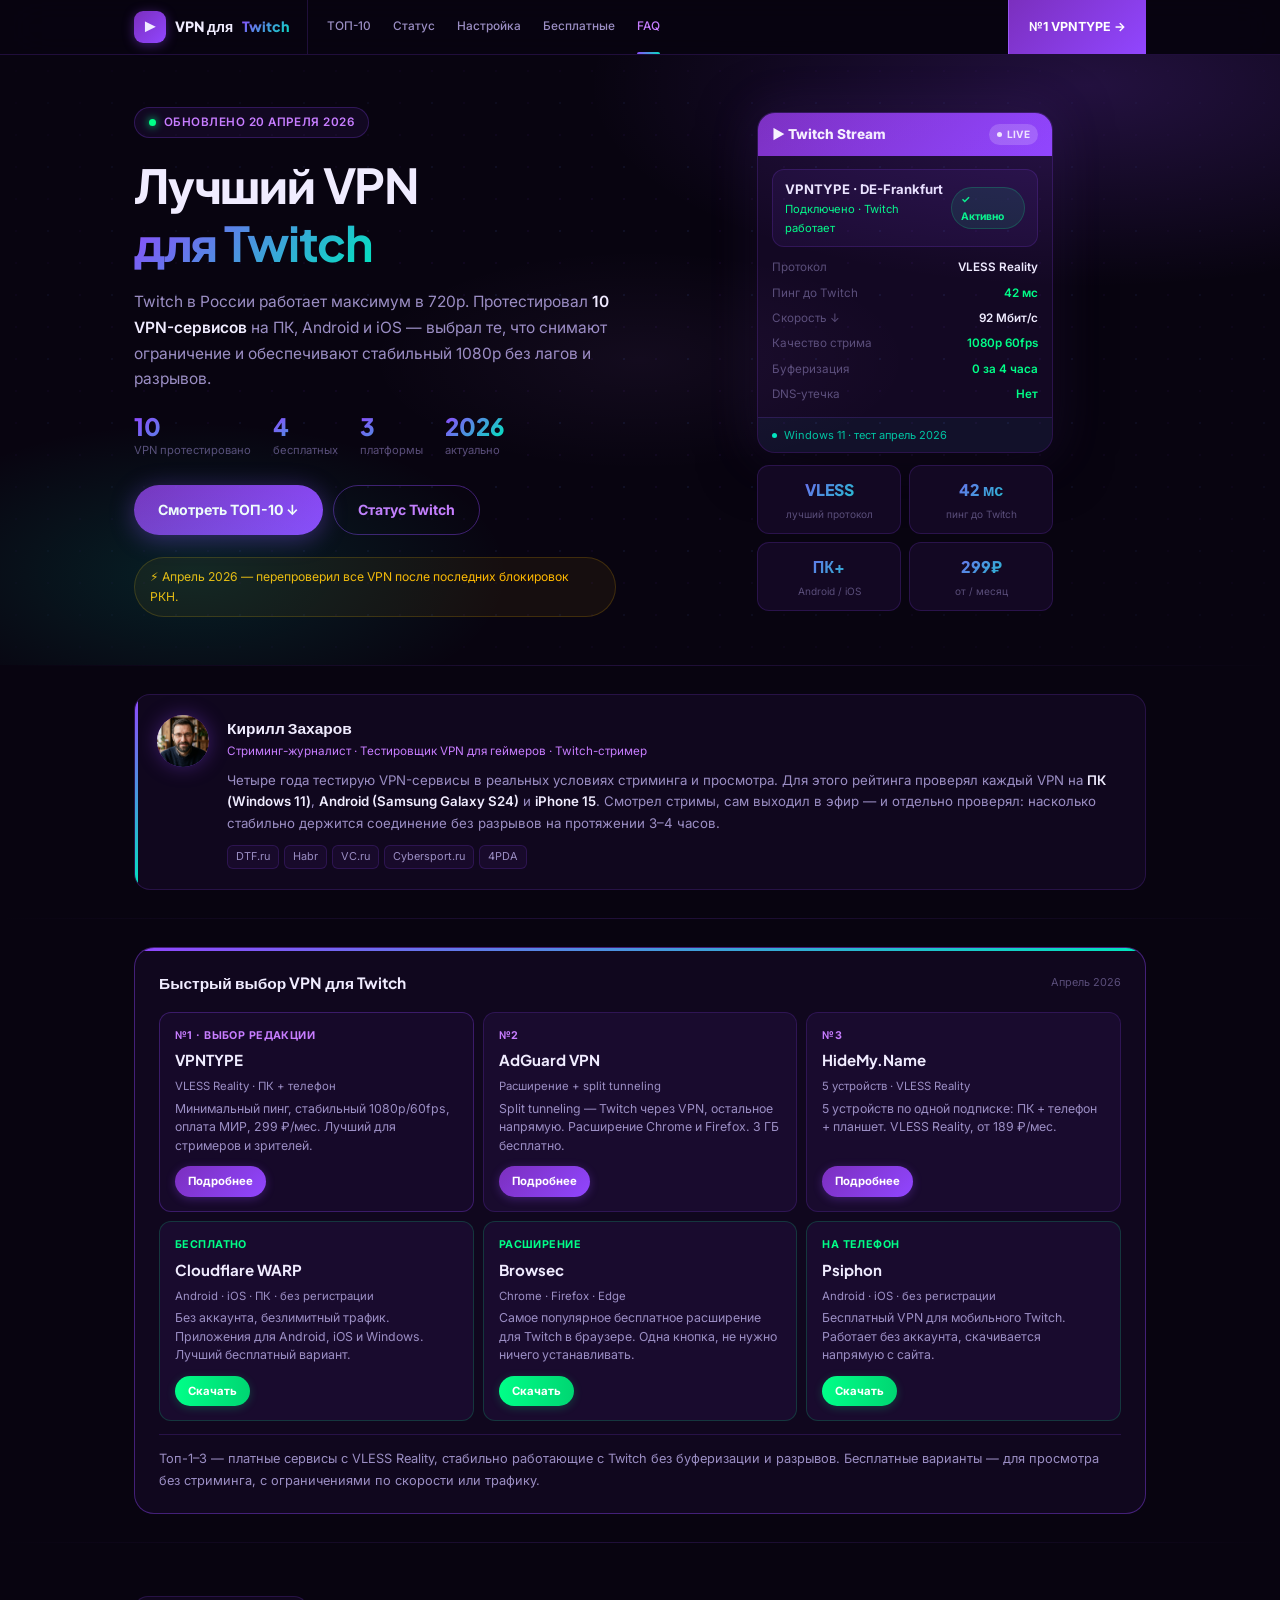
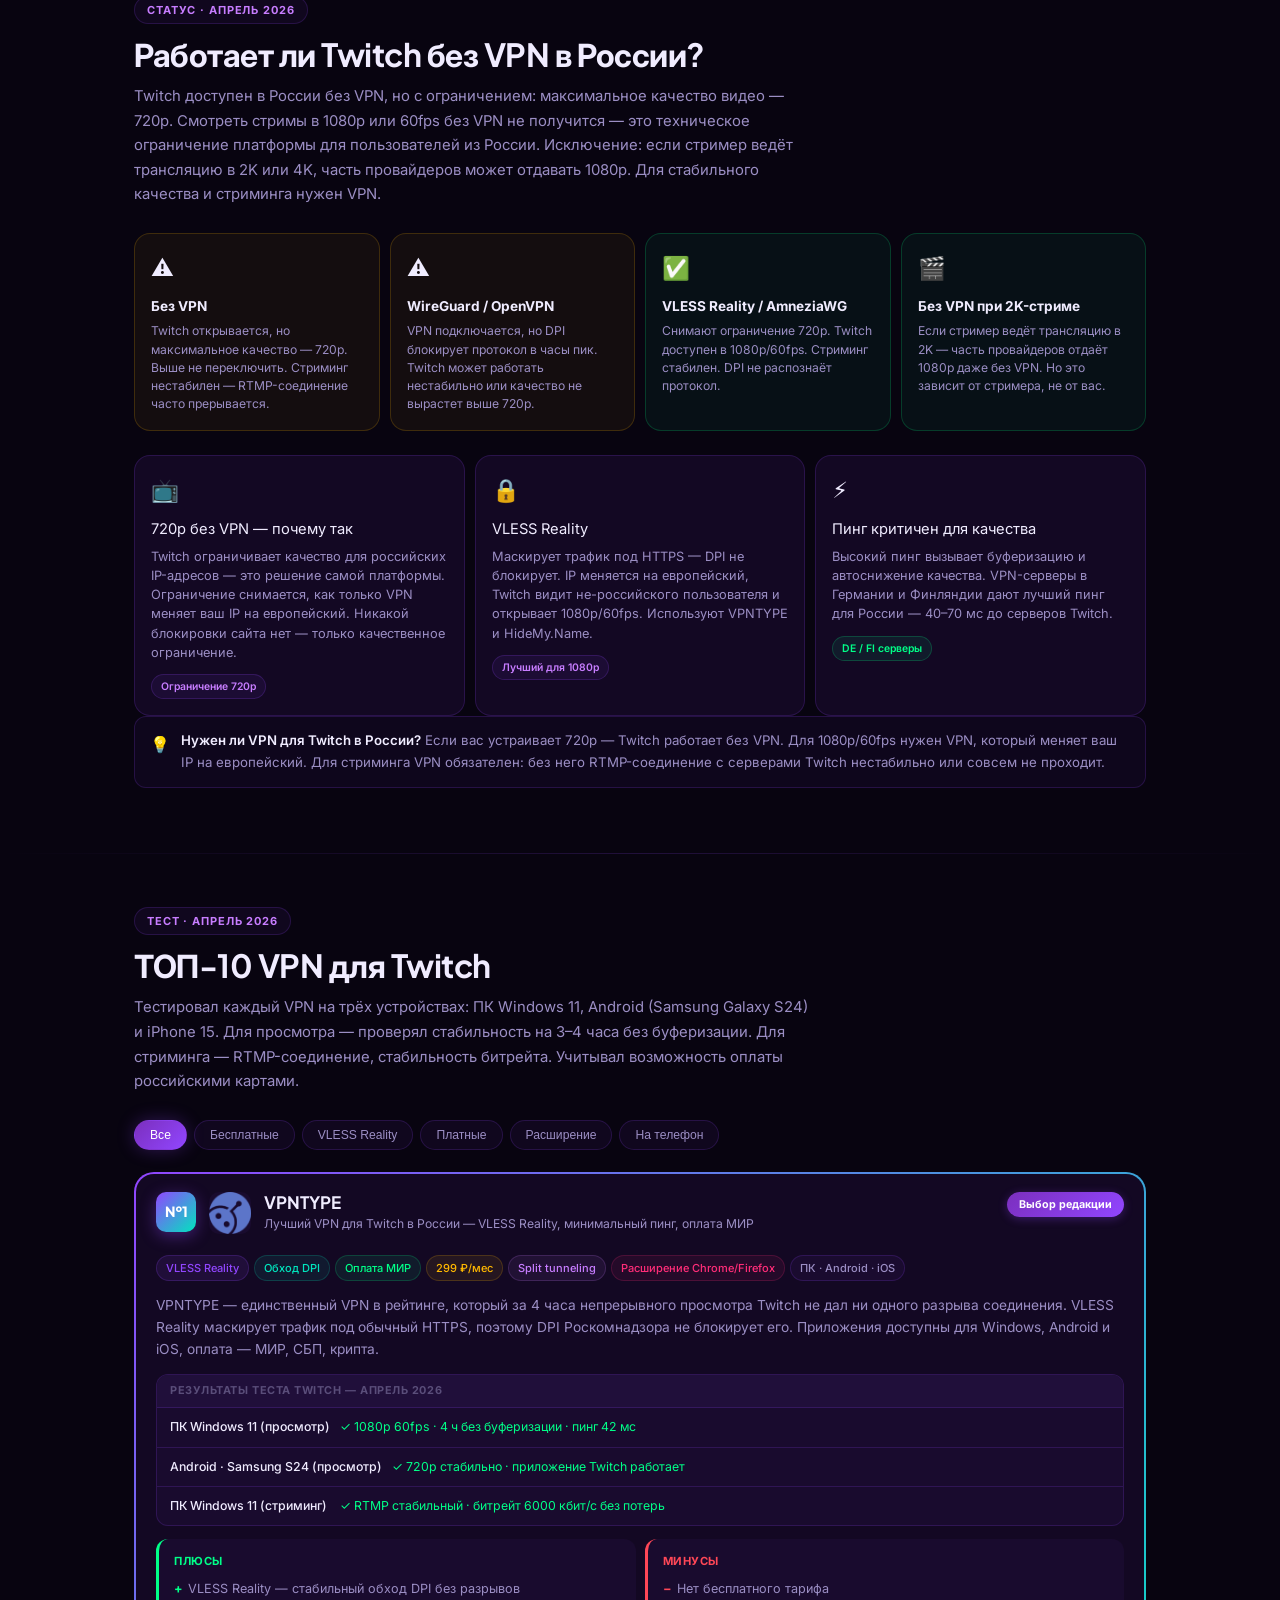
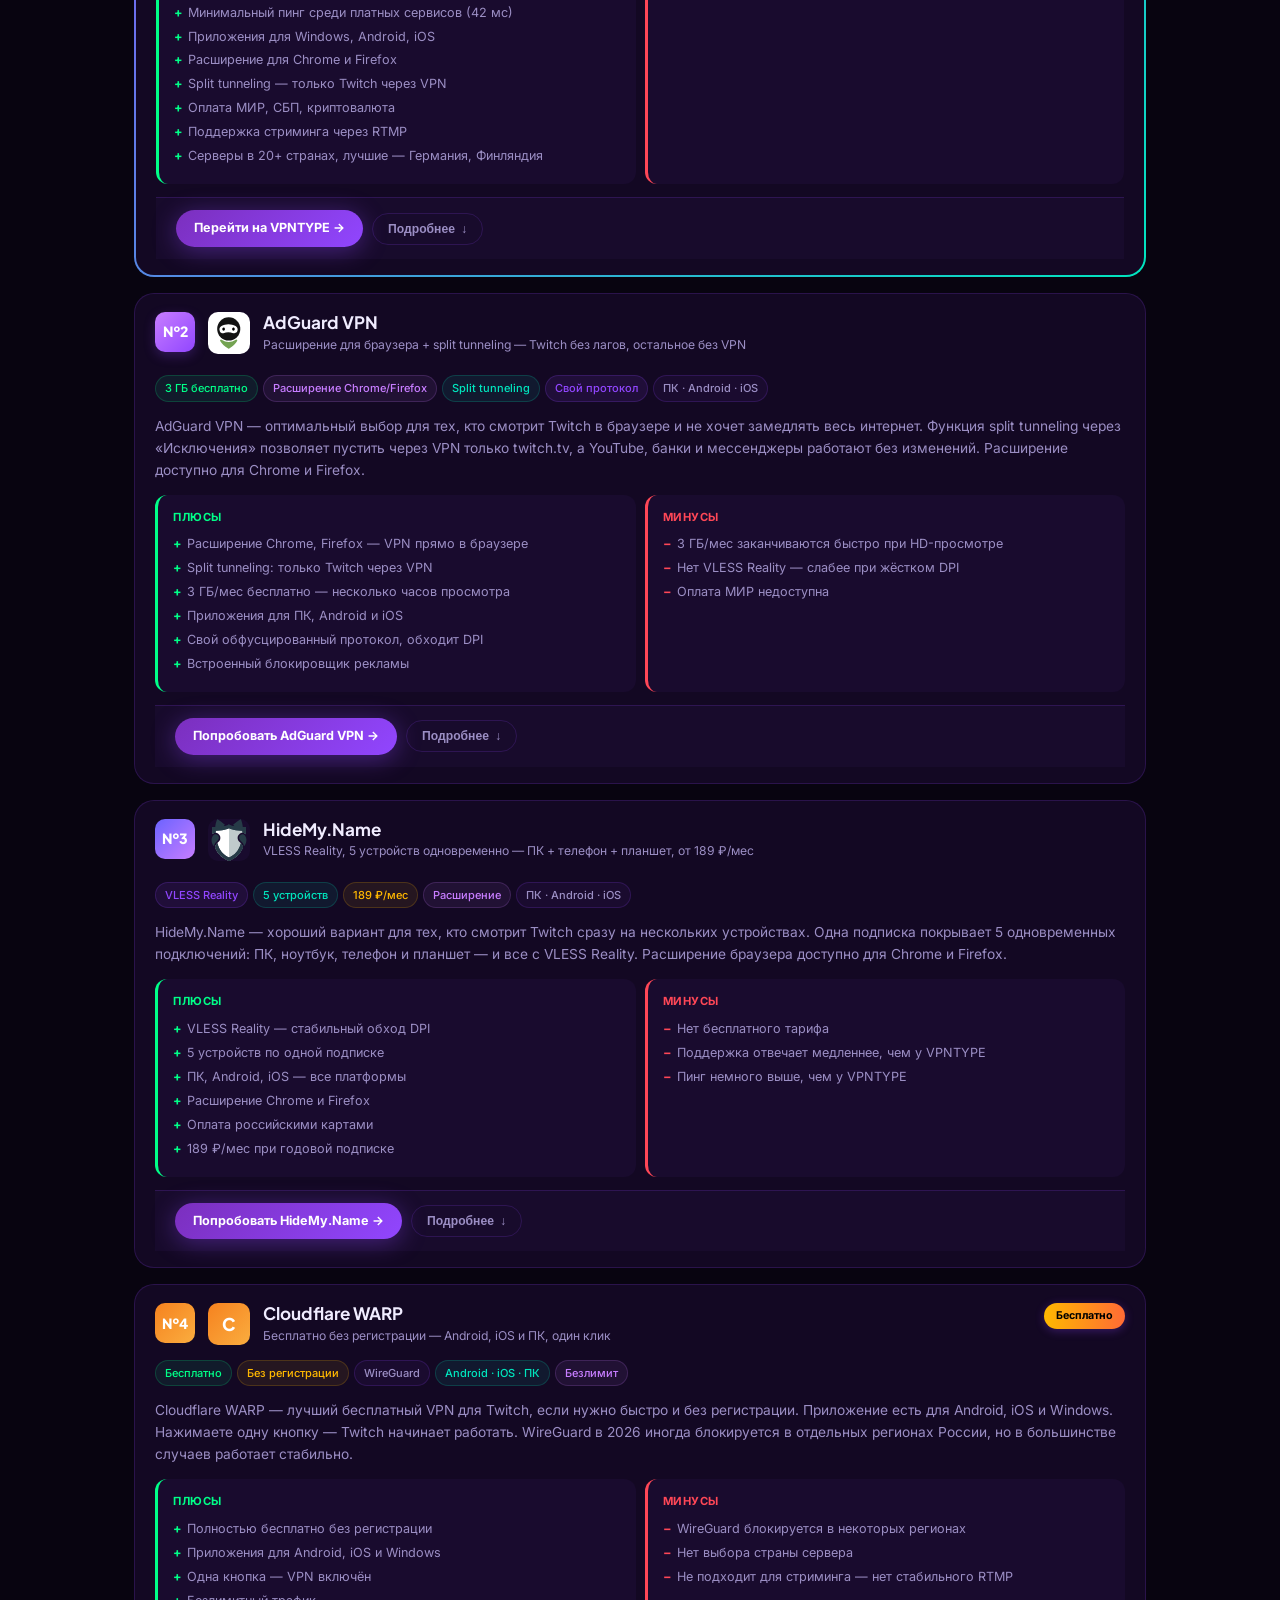
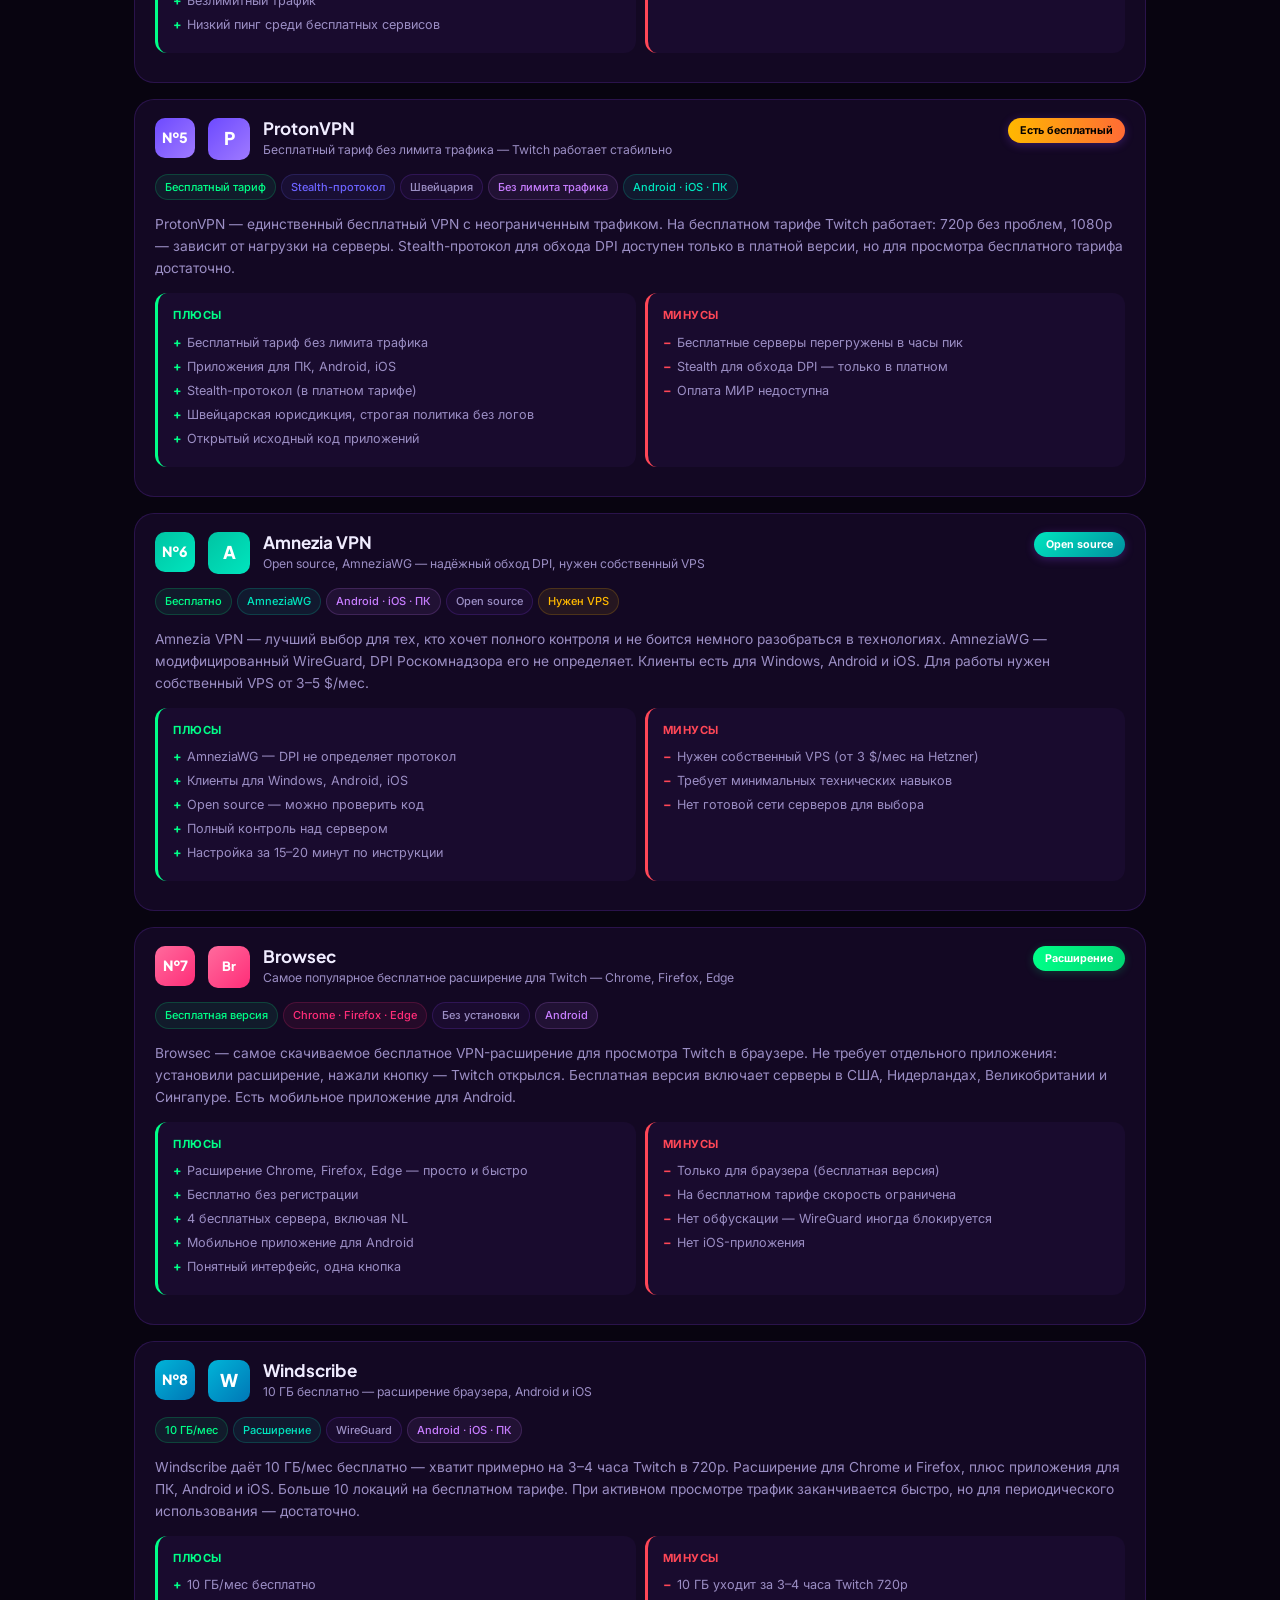
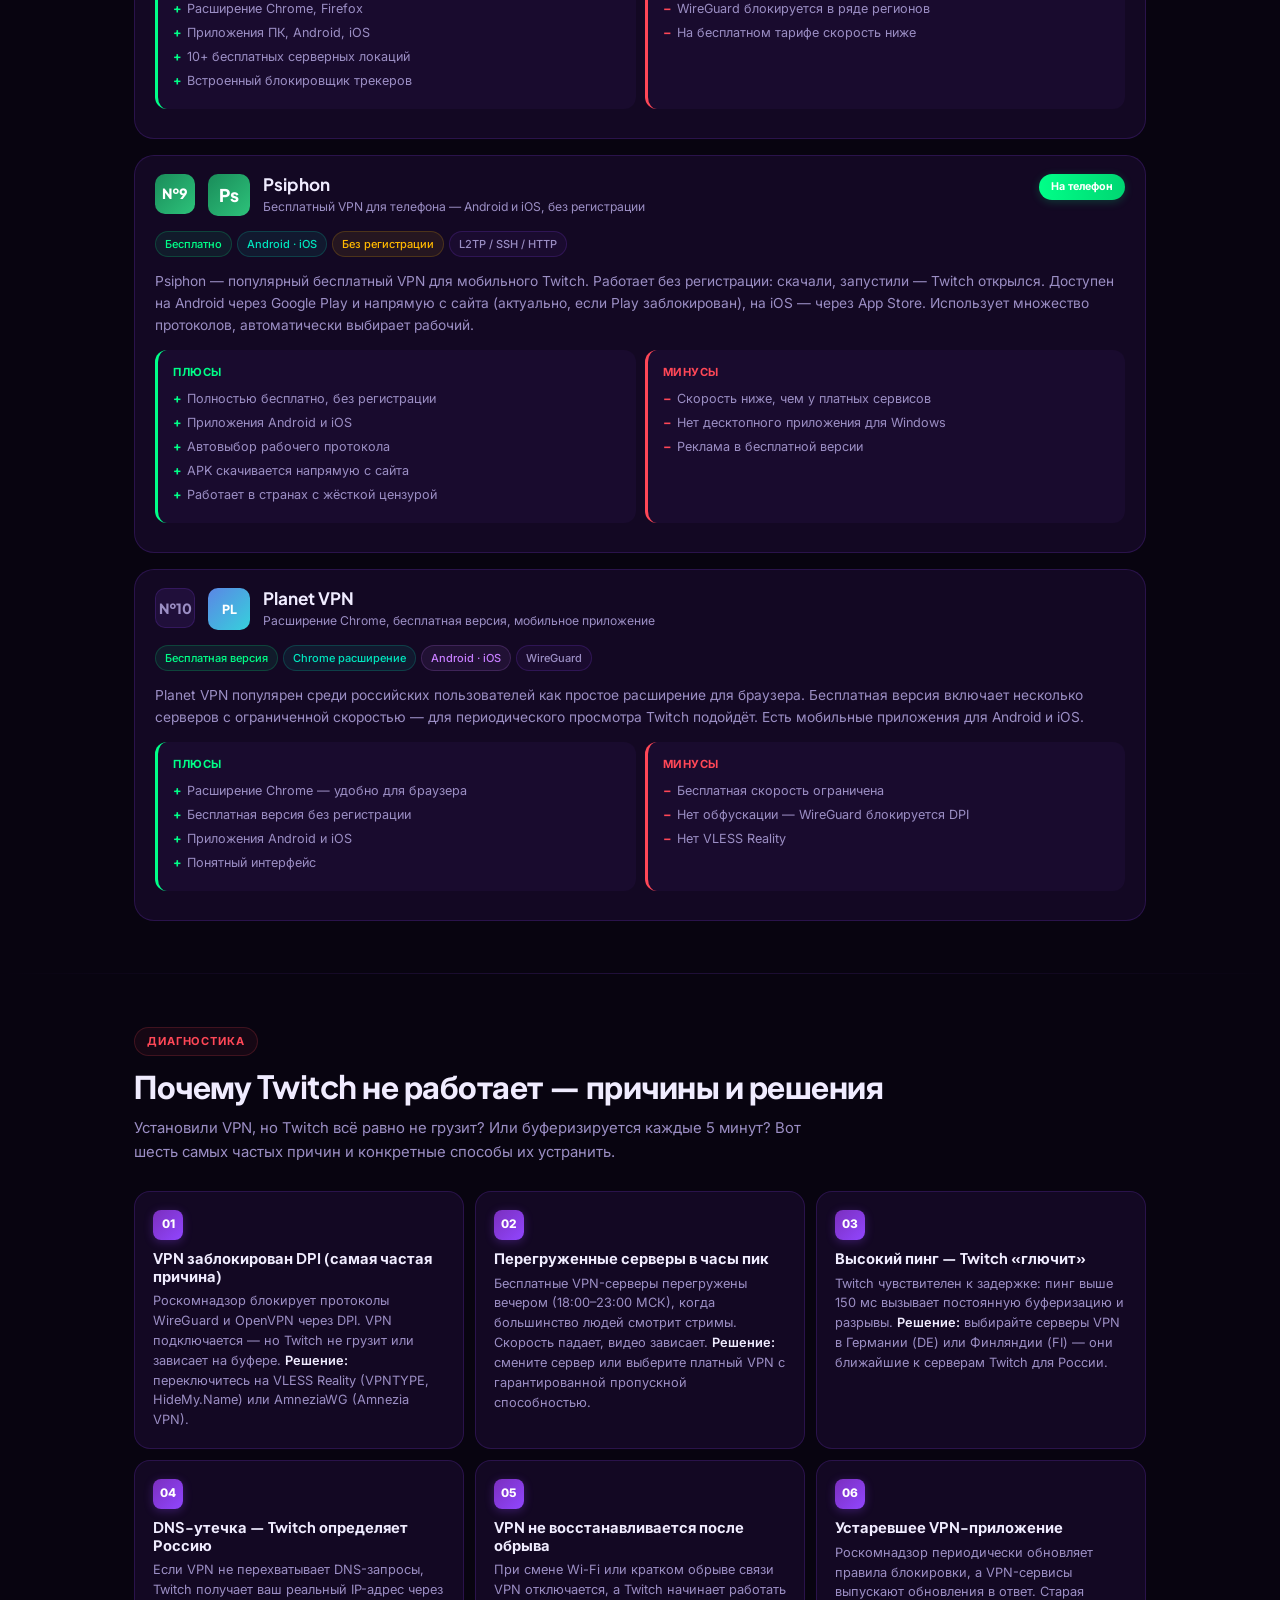
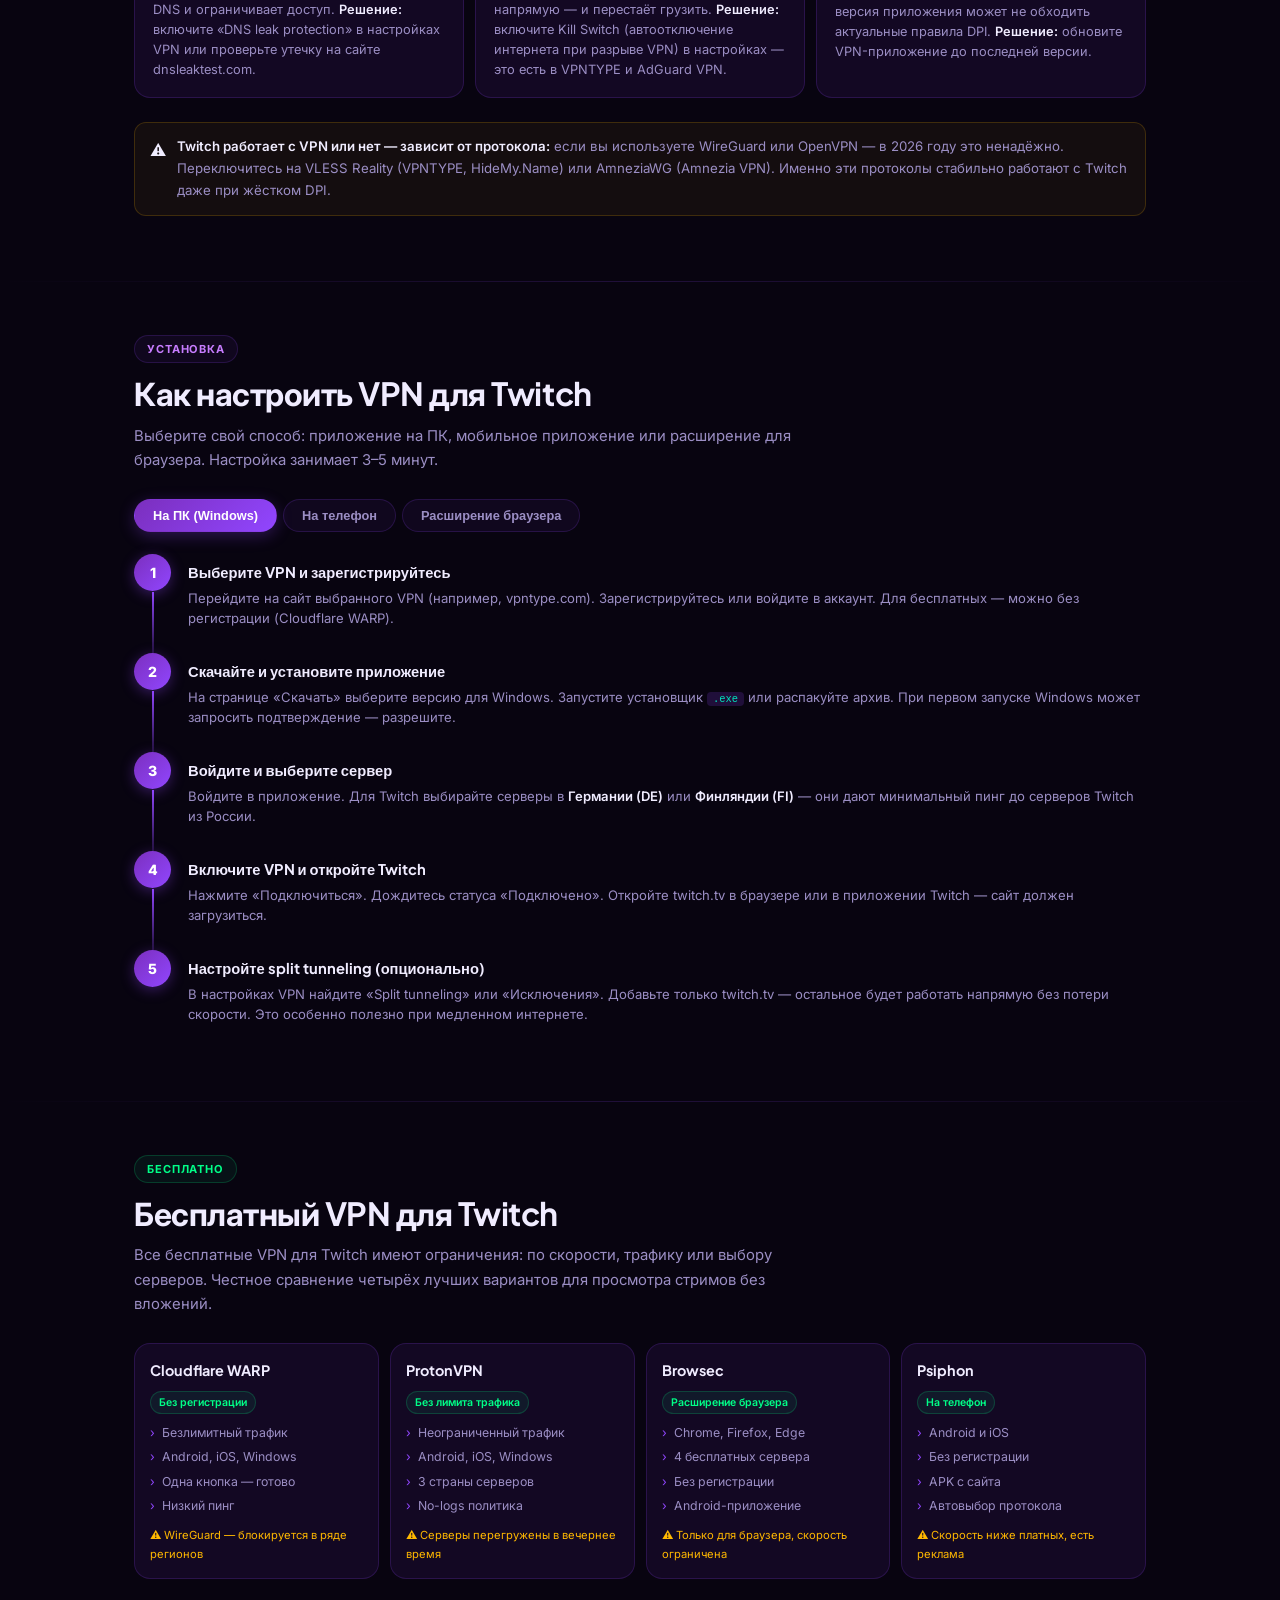
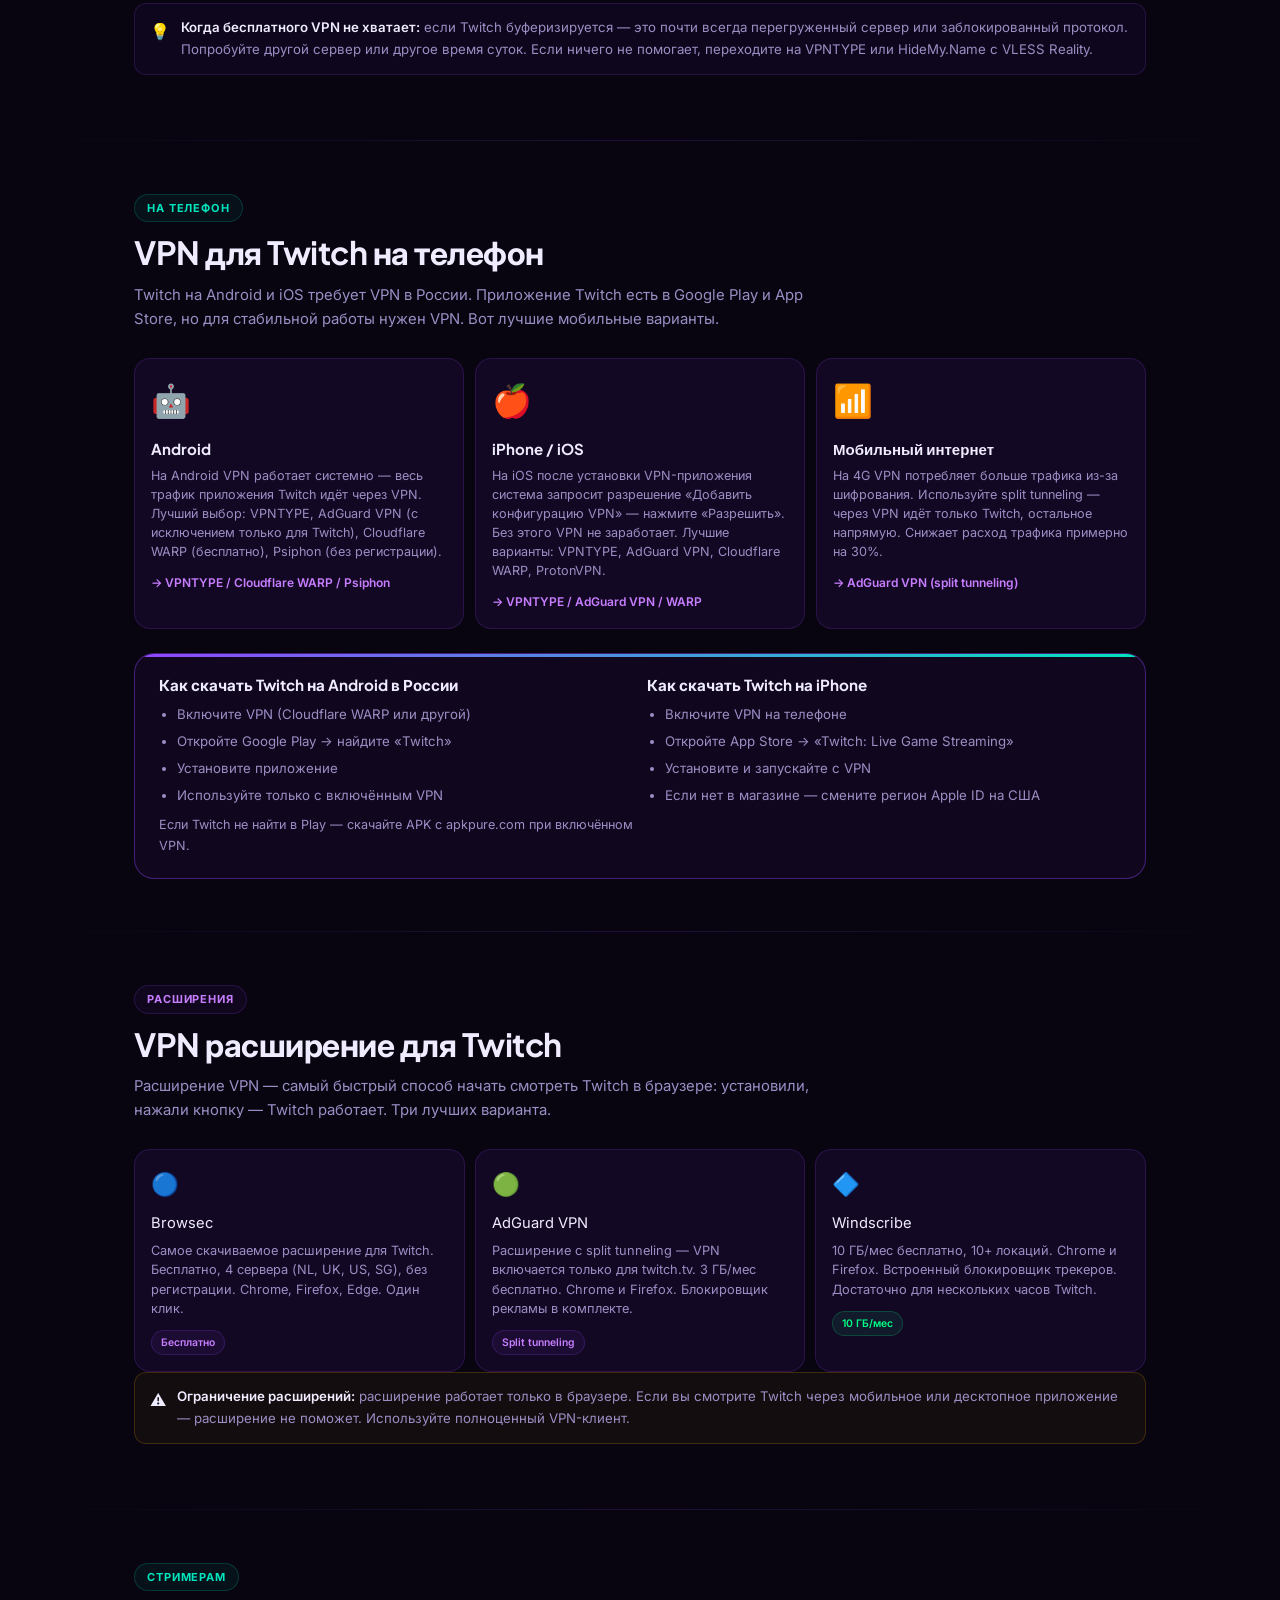
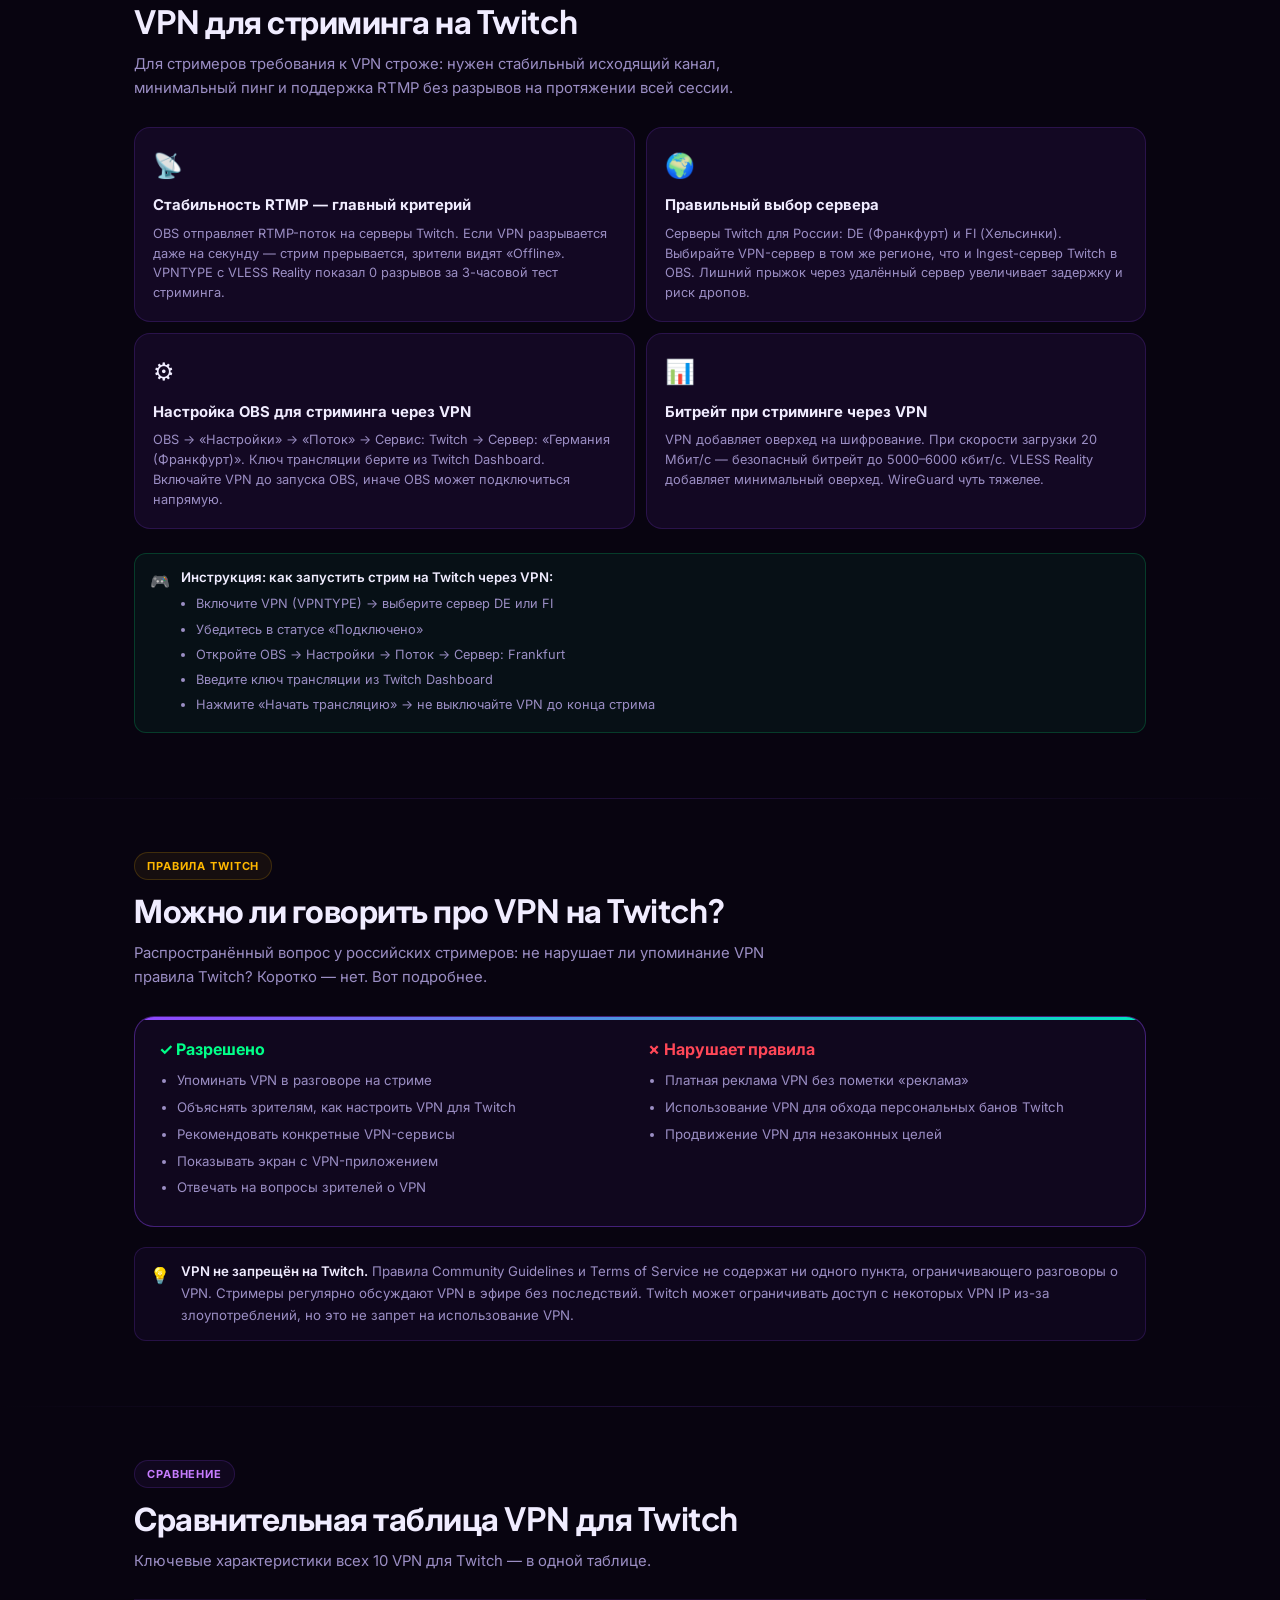
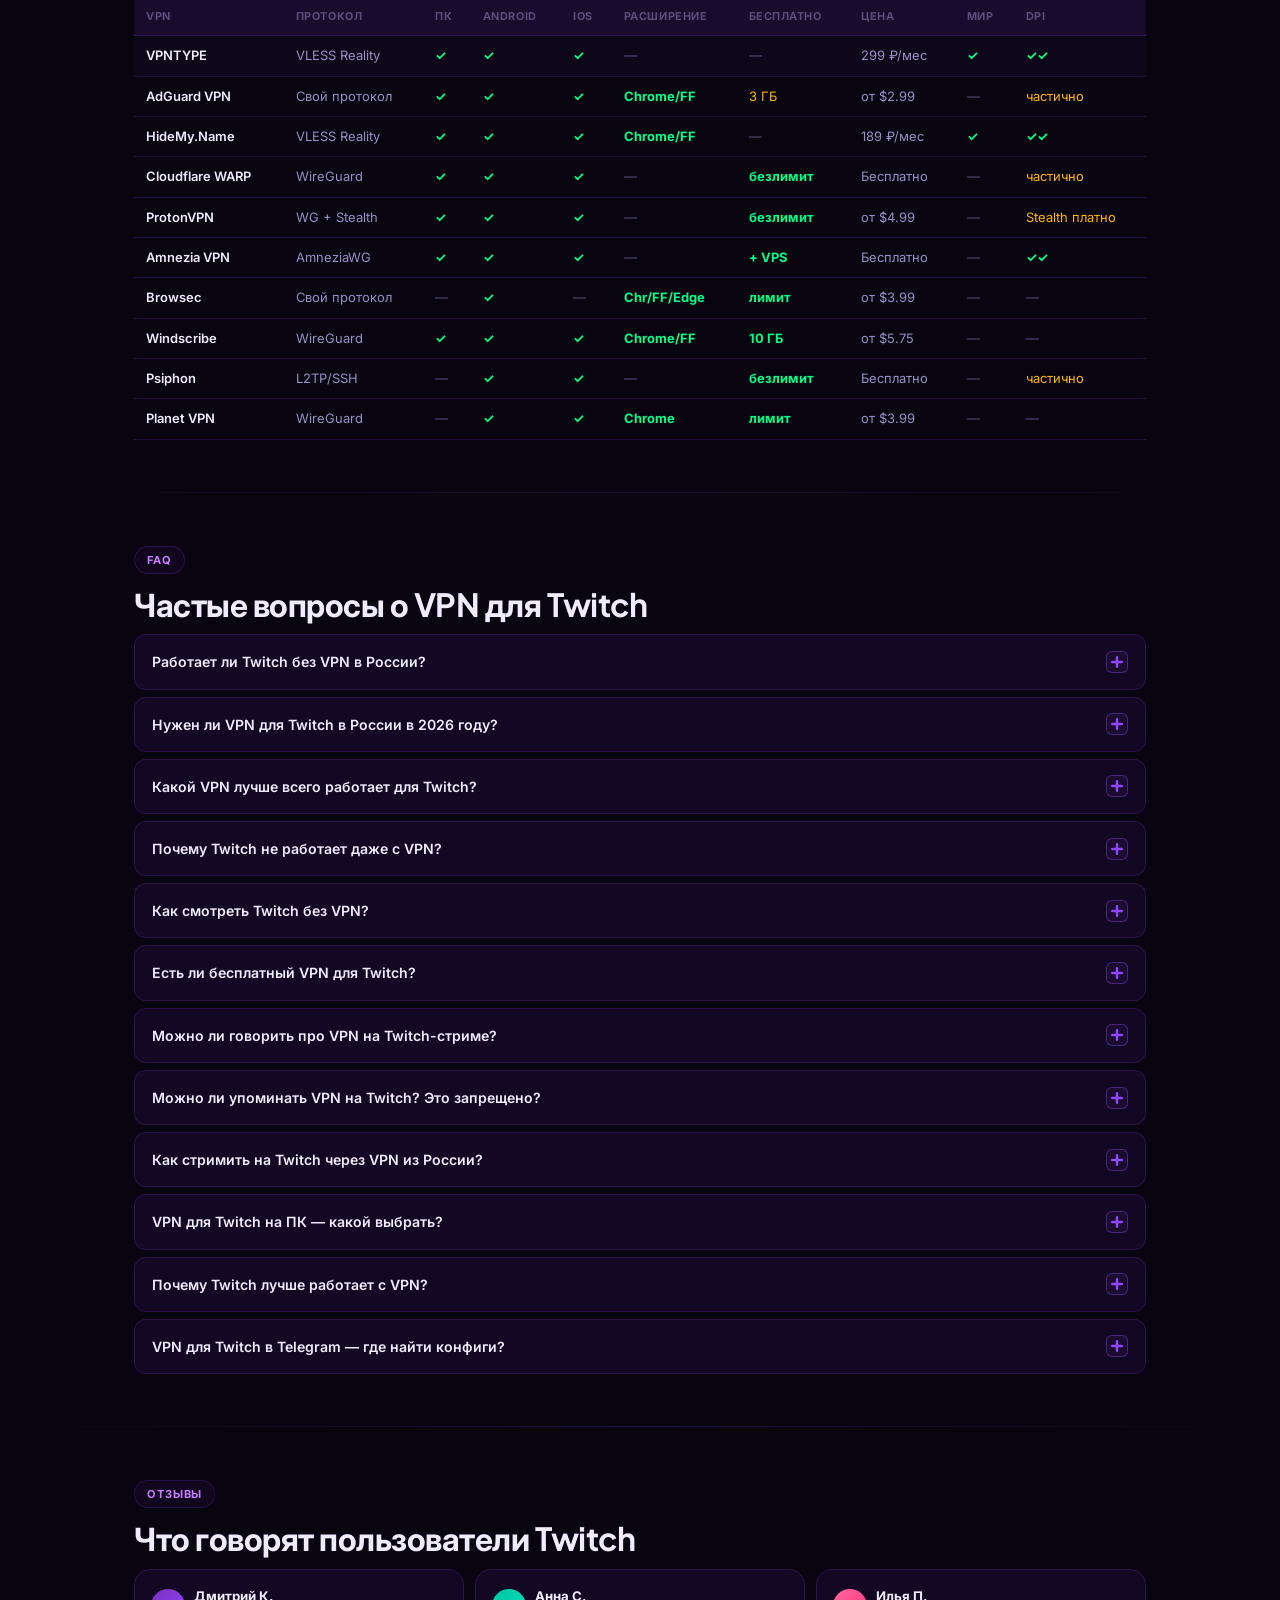
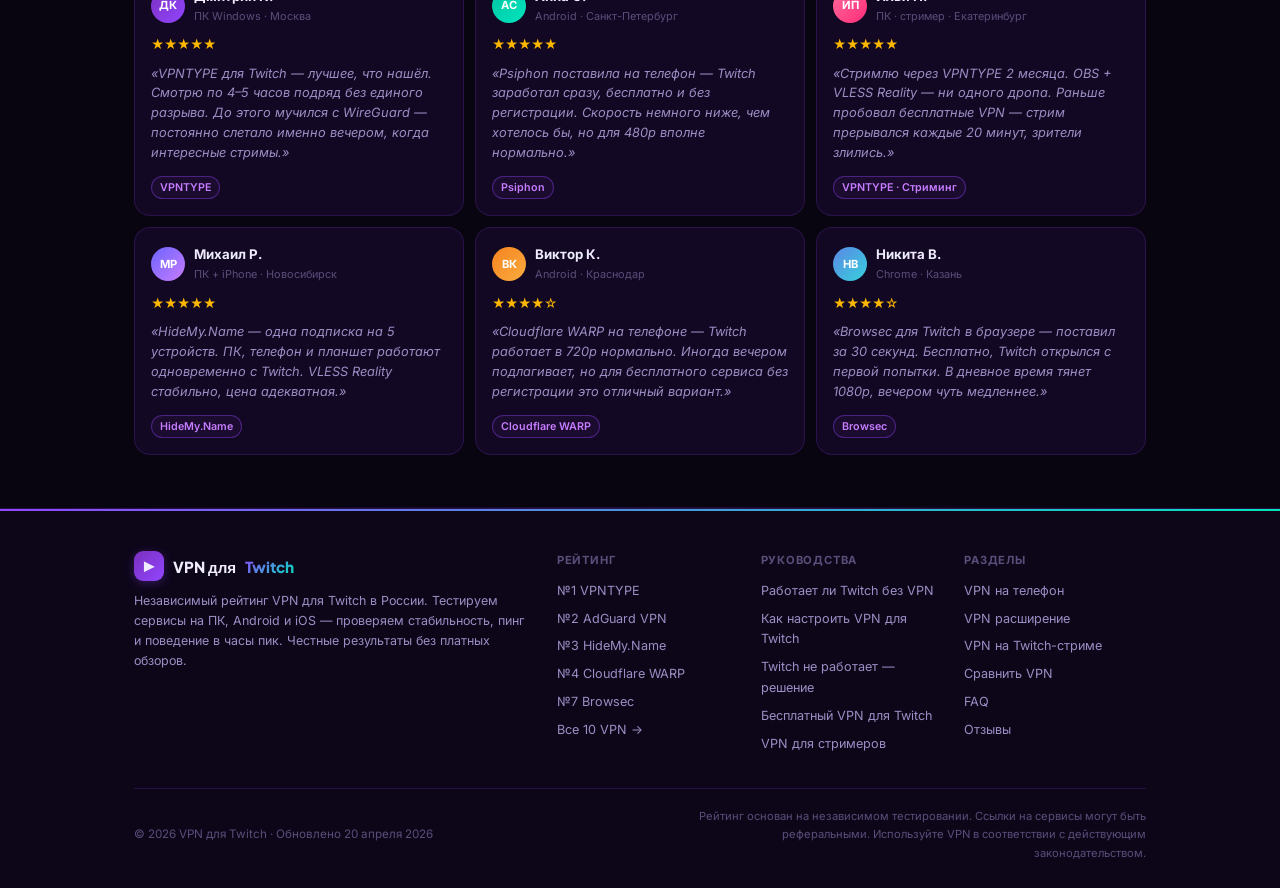
<file: index.html>
<!DOCTYPE html>
<html lang="ru">
<head>
<meta charset="UTF-8">
<meta name="viewport" content="width=device-width, initial-scale=1.0">
<title>Лучший VPN для Twitch 2026 — ТОП-10: бесплатные, на телефон, расширение</title>
<meta name="description" content="ТОП-10 VPN для Twitch в 2026 году: проверены на ПК, Android и iOS. Работает ли Twitch без VPN в России, бесплатные варианты, расширения для браузера, настройка за 5 минут.">
<meta name="keywords" content="впн для твича, лучший впн для твича, впн для твича бесплатно, впн для твича расширение, впн для твича на телефон, твич без впн, работает ли твич без впн">
<link rel="icon" type="image/svg+xml" href="favicon.svg">
<link rel="shortcut icon" href="favicon.svg">
<link rel="apple-touch-icon" href="favicon.svg">
<meta name="theme-color" content="#9146FF">
<link rel="stylesheet" href="styles.css">
<link rel="preconnect" href="https://fonts.googleapis.com">
<link rel="preconnect" href="https://fonts.gstatic.com" crossorigin>
<link href="https://fonts.googleapis.com/css2?family=Plus+Jakarta+Sans:wght@400;500;600;700;800&family=Inter:wght@400;500;600;700&display=swap" rel="stylesheet">

<meta property="og:title" content="Лучший VPN для Twitch 2026 — ТОП-10 рабочих сервисов">
<meta property="og:description" content="Нужен ли VPN для Twitch в России? Проверил 10 сервисов на ПК, Android и iOS. Бесплатные VPN, расширения, настройка. Апрель 2026.">
<meta property="og:type" content="article">
<meta property="og:locale" content="ru_RU">
<!-- Yandex.Metrika counter -->
<script type="text/javascript">
    (function(m,e,t,r,i,k,a){
        m[i]=m[i]||function(){(m[i].a=m[i].a||[]).push(arguments)};
        m[i].l=1*new Date();
        for (var j = 0; j < document.scripts.length; j++) {if (document.scripts[j].src === r) { return; }}
        k=e.createElement(t),a=e.getElementsByTagName(t)[0],k.async=1,k.src=r,a.parentNode.insertBefore(k,a)
    })(window, document,'script','https://mc.yandex.ru/metrika/tag.js?id=108696138', 'ym');

    ym(108696138, 'init', {ssr:true, webvisor:true, clickmap:true, ecommerce:"dataLayer", referrer: document.referrer, url: location.href, accurateTrackBounce:true, trackLinks:true});
</script>
<noscript><div><img src="https://mc.yandex.ru/watch/108696138" style="position:absolute; left:-9999px;" alt="" /></div></noscript>
<!-- /Yandex.Metrika counter -->
<script type="application/ld+json">
{
  "@context": "https://schema.org",
  "@type": "Article",
  "headline": "Лучший VPN для Twitch 2026 — ТОП-10: бесплатные, расширение, на телефон",
  "description": "Обзор 10 VPN для Twitch в России. Работает ли Twitch без VPN, почему не грузит, как настроить VPN на ПК, Android, iOS и через расширение браузера.",
  "datePublished": "2026-04-01",
  "dateModified": "2026-04-20",
  "author": {
    "@type": "Person",
    "name": "Кирилл Захаров",
    "jobTitle": "Стриминг-журналист, тестировщик VPN для геймеров",
    "description": "Четыре года тестирует VPN для стримеров и геймеров. Ведёт Twitch-канал, проверяет сервисы в реальных условиях — стриминг, просмотр VOD, мобильное приложение."
  },
  "publisher": { "@type": "Organization", "name": "VPN для Twitch · Рейтинг 2026" },
  "inLanguage": "ru"
}
</script>

<script type="application/ld+json">
{
  "@context": "https://schema.org",
  "@type": "ItemList",
  "name": "ТОП-10 VPN для Twitch 2026",
  "numberOfItems": 10,
  "itemListElement": [
    { "@type": "ListItem", "position": 1,  "name": "VPNTYPE",         "description": "Лучший VPN для Twitch: VLESS Reality, минимальный пинг, оплата МИР, 299 ₽/мес" },
    { "@type": "ListItem", "position": 2,  "name": "AdGuard VPN",     "description": "Split tunneling, расширение Chrome/Firefox, 3 ГБ бесплатно" },
    { "@type": "ListItem", "position": 3,  "name": "HideMy.Name",     "description": "VLESS Reality, 5 устройств, расширение браузера, 189 ₽/мес" },
    { "@type": "ListItem", "position": 4,  "name": "Cloudflare WARP", "description": "Бесплатно без регистрации, низкий пинг, Android и iOS приложение" },
    { "@type": "ListItem", "position": 5,  "name": "ProtonVPN",       "description": "Бесплатный тариф без лимита трафика, стабильная работа с Twitch" },
    { "@type": "ListItem", "position": 6,  "name": "Amnezia VPN",     "description": "Open source, AmneziaWG, ПК и мобильный клиент" },
    { "@type": "ListItem", "position": 7,  "name": "Browsec",         "description": "Популярное расширение для Chrome/Firefox/Edge, бесплатная версия" },
    { "@type": "ListItem", "position": 8,  "name": "Windscribe",      "description": "10 ГБ бесплатно, расширение браузера, Android и iOS" },
    { "@type": "ListItem", "position": 9,  "name": "Psiphon",         "description": "Бесплатный VPN для Android и iOS, работает без регистрации" },
    { "@type": "ListItem", "position": 10, "name": "Planet VPN",      "description": "Расширение Chrome, бесплатная версия, мобильное приложение" }
  ]
}
</script>

<script type="application/ld+json">
{
  "@context": "https://schema.org",
  "@type": "FAQPage",
  "mainEntity": [
    {
      "@type": "Question",
      "name": "Работает ли Twitch без VPN в России?",
      "acceptedAnswer": { "@type": "Answer", "text": "Twitch доступен в России без VPN, но качество ограничено 720p — выше не переключить. Для просмотра в 1080p/60fps нужен VPN. Исключение: если стример ведёт трансляцию в 2K+, часть провайдеров отдаёт 1080p. Для стриминга на Twitch VPN также нужен — RTMP-соединение без него нестабильно." }
    },
    {
      "@type": "Question",
      "name": "Какой VPN лучше всего работает для Twitch?",
      "acceptedAnswer": { "@type": "Answer", "text": "По тестам апреля 2026: VPNTYPE — лучший выбор (VLESS Reality, минимальный пинг, оплата МИР, 299 ₽/мес). Для браузера — AdGuard VPN или Browsec. На телефон — Cloudflare WARP (бесплатно) или Psiphon. Бесплатно без ограничений по трафику — Cloudflare WARP или ProtonVPN." }
    },
    {
      "@type": "Question",
      "name": "Можно ли говорить про VPN на Twitch стримерам?",
      "acceptedAnswer": { "@type": "Answer", "text": "Twitch не запрещает упоминать VPN во время стрима. Правила Twitch (Terms of Service) не содержат запрета на разговоры о VPN-сервисах. Однако реклама VPN на стриме без пометки о партнёрстве нарушает рекламное законодательство. При органичном упоминании без рекламных ссылок никаких нарушений нет." }
    },
    {
      "@type": "Question",
      "name": "Есть ли бесплатный VPN для Twitch?",
      "acceptedAnswer": { "@type": "Answer", "text": "Да. Cloudflare WARP — бесплатно без регистрации, безлимитный трафик, приложения для Android/iOS/ПК. ProtonVPN — бесплатный тариф без лимита трафика. Browsec — бесплатное расширение для браузера. Psiphon — бесплатный VPN для телефона." }
    },
    {
      "@type": "Question",
      "name": "Как смотреть Twitch без VPN?",
      "acceptedAnswer": { "@type": "Answer", "text": "Без VPN Twitch в России работает, но только в 720p. Смотреть в 1080p/60fps не получится. Частичные способы улучшить: смена DNS на 1.1.1.1 (не всегда помогает), браузер Opera со встроенным VPN (работает нестабильно). Надёжное решение для 1080p — Cloudflare WARP (бесплатно) или VPNTYPE (платно)." }
    }
  ]
}
</script>
</head>

<body>
<div id="read-progress"></div>

<!-- NAVIGATION -->
<nav class="site-nav" role="navigation" aria-label="Основная навигация">
  <div class="container">
    <div class="nav-inner">
      <a href="#" class="nav-logo">
        <div class="logo-icon">▶</div>
        VPN для <span class="logo-word">Twitch</span>
      </a>
      <ul class="nav-tabs">
        <li><a href="#top10">ТОП-10</a></li>
        <li><a href="#twitch-status">Статус</a></li>
        <li><a href="#setup">Настройка</a></li>
        <li><a href="#free">Бесплатные</a></li>
        <li><a href="#faq">FAQ</a></li>
      </ul>
      <a href="#vpntype-card" class="nav-cta">№1 VPNTYPE →</a>
      <button class="burger" id="burger-btn" aria-label="Меню" aria-expanded="false">
        <span></span><span></span><span></span>
      </button>
    </div>
  </div>
</nav>

<div class="mobile-menu" id="mobile-menu">
  <a href="#top10">ТОП-10 VPN для Twitch</a>
  <a href="#twitch-status">Работает ли Twitch без VPN</a>
  <a href="#why-broken">Почему Twitch не работает</a>
  <a href="#setup">Как настроить VPN для Twitch</a>
  <a href="#free">Бесплатный VPN для Twitch</a>
  <a href="#mobile">VPN для Twitch на телефон</a>
  <a href="#extension">VPN расширение для Twitch</a>
  <a href="#streamers">VPN для стримеров</a>
  <a href="#vpn-on-stream">Можно ли говорить про VPN на Twitch</a>
  <a href="#compare">Сравнительная таблица</a>
  <a href="#faq">Частые вопросы</a>
  <a href="#vpntype-card" class="mm-cta">Попробовать VPNTYPE №1 →</a>
</div>

<!-- HERO -->
<section class="hero" aria-label="Введение">
  <div class="hero-bg"></div>
  <div class="container">
    <div class="hero-grid">
      <div class="hero-content">
        <div class="hero-eyebrow fade-up">
          <span class="live-dot"></span>Обновлено 20 апреля 2026
        </div>
        <h1 class="hero-title fade-up">
          Лучший VPN<br>
          <span class="hl">для Twitch</span>
        </h1>
        <p class="hero-desc fade-up delay-1">
          Twitch в России работает максимум в 720p. Протестировал <strong>10 VPN-сервисов</strong> на ПК, Android и iOS — выбрал те, что снимают ограничение и обеспечивают стабильный 1080p без лагов и разрывов.
        </p>
        <div class="hero-stats fade-up delay-2">
          <div class="hero-stat"><span class="stat-val">10</span><span class="stat-lbl">VPN протестировано</span></div>
          <div class="hero-stat"><span class="stat-val">4</span><span class="stat-lbl">бесплатных</span></div>
          <div class="hero-stat"><span class="stat-val">3</span><span class="stat-lbl">платформы</span></div>
          <div class="hero-stat"><span class="stat-val">2026</span><span class="stat-lbl">актуально</span></div>
        </div>
        <div class="hero-actions fade-up delay-3">
          <a href="#top10" class="btn btn-primary">Смотреть ТОП-10 ↓</a>
          <a href="#twitch-status" class="btn btn-ghost">Статус Twitch</a>
        </div>
        <div class="update-bar fade-up delay-3">
          ⚡ Апрель 2026 — перепроверил все VPN после последних блокировок РКН.
        </div>
      </div>
      <div class="hero-visual">
        <div class="twitch-widget">
          <div class="tw-header">
            <div class="tw-logo">▶ Twitch Stream</div>
            <div class="tw-live-pill">
              <span class="tw-blink"></span>LIVE
            </div>
          </div>
          <div class="tw-body">
            <div class="tw-stream-row">
              <div>
                <div class="tw-stream-name">VPNTYPE · DE-Frankfurt</div>
                <div class="tw-stream-status">Подключено · Twitch работает</div>
              </div>
              <div class="tw-status-badge">✓ Активно</div>
            </div>
            <div class="tw-stats">
              <div class="tw-stat-row">
                <span class="tw-stat-key">Протокол</span>
                <span class="tw-stat-val">VLESS Reality</span>
              </div>
              <div class="tw-stat-row">
                <span class="tw-stat-key">Пинг до Twitch</span>
                <span class="tw-stat-val" style="color:var(--green)">42 мс</span>
              </div>
              <div class="tw-stat-row">
                <span class="tw-stat-key">Скорость ↓</span>
                <span class="tw-stat-val">92 Мбит/с</span>
              </div>
              <div class="tw-stat-row">
                <span class="tw-stat-key">Качество стрима</span>
                <span class="tw-stat-val" style="color:var(--green)">1080p 60fps</span>
              </div>
              <div class="tw-stat-row">
                <span class="tw-stat-key">Буферизация</span>
                <span class="tw-stat-val" style="color:var(--green)">0 за 4 часа</span>
              </div>
              <div class="tw-stat-row">
                <span class="tw-stat-key">DNS-утечка</span>
                <span class="tw-stat-val" style="color:var(--green)">Нет</span>
              </div>
            </div>
          </div>
          <div class="tw-footer">
            <div class="tw-footer-dot"></div>
            Windows 11 · тест апрель 2026
          </div>
        </div>
        <div class="hero-side-grid">
          <div class="hero-side-card"><div class="val">VLESS</div><div class="lbl">лучший протокол</div></div>
          <div class="hero-side-card"><div class="val">42 мс</div><div class="lbl">пинг до Twitch</div></div>
          <div class="hero-side-card"><div class="val">ПК+</div><div class="lbl">Android / iOS</div></div>
          <div class="hero-side-card"><div class="val">299₽</div><div class="lbl">от / месяц</div></div>
        </div>
      </div>
    </div>
  </div>
</section>

<div class="divider"></div>

<!-- AUTHOR -->
<section class="section-sm">
  <div class="container">
    <div class="author-box">
      <div class="author-photo">
        <img src="author.jpg" alt="Кирилл Захаров" onerror="this.style.display='none';this.parentNode.innerHTML='🎮'">
      </div>
      <div class="author-info">
        <div class="author-name">Кирилл Захаров</div>
        <div class="author-role">Стриминг-журналист · Тестировщик VPN для геймеров · Twitch-стример</div>
        <p class="author-bio">
          Четыре года тестирую VPN-сервисы в реальных условиях стриминга и просмотра. Для этого рейтинга проверял каждый VPN на <strong>ПК (Windows 11)</strong>, <strong>Android (Samsung Galaxy S24)</strong> и <strong>iPhone 15</strong>. Смотрел стримы, сам выходил в эфир — и отдельно проверял: насколько стабильно держится соединение без разрывов на протяжении 3–4 часов.
        </p>
        <div class="author-pubs">
          <span class="author-pub">DTF.ru</span>
          <span class="author-pub">Habr</span>
          <span class="author-pub">VC.ru</span>
          <span class="author-pub">Cybersport.ru</span>
          <span class="author-pub">4PDA</span>
        </div>
      </div>
    </div>
  </div>
</section>

<div class="divider"></div>

<!-- TL;DR -->
<section class="section-sm" id="tldr">
  <div class="container">
    <div class="tldr-panel">
      <div class="tldr-header">
        <div class="tldr-label">Быстрый выбор VPN для Twitch</div>
        <div class="tldr-updated">Апрель 2026</div>
      </div>
      <div class="tldr-grid">
        <div class="tldr-card featured">
          <div class="tldr-rank">№1 · Выбор редакции</div>
          <div class="tldr-name">VPNTYPE</div>
          <div class="tldr-tag">VLESS Reality · ПК + телефон</div>
          <div class="tldr-desc">Минимальный пинг, стабильный 1080p/60fps, оплата МИР, 299 ₽/мес. Лучший для стримеров и зрителей.</div>
          <a href="#vpntype-card" class="tldr-btn">Подробнее</a>
        </div>
        <div class="tldr-card">
          <div class="tldr-rank">№2</div>
          <div class="tldr-name">AdGuard VPN</div>
          <div class="tldr-tag">Расширение + split tunneling</div>
          <div class="tldr-desc">Split tunneling — Twitch через VPN, остальное напрямую. Расширение Chrome и Firefox. 3 ГБ бесплатно.</div>
          <a href="#adguard-card" class="tldr-btn">Подробнее</a>
        </div>
        <div class="tldr-card">
          <div class="tldr-rank">№3</div>
          <div class="tldr-name">HideMy.Name</div>
          <div class="tldr-tag">5 устройств · VLESS Reality</div>
          <div class="tldr-desc">5 устройств по одной подписке: ПК + телефон + планшет. VLESS Reality, от 189 ₽/мес.</div>
          <a href="#hidemy-card" class="tldr-btn">Подробнее</a>
        </div>
        <div class="tldr-card free">
          <div class="tldr-rank">Бесплатно</div>
          <div class="tldr-name">Cloudflare WARP</div>
          <div class="tldr-tag">Android · iOS · ПК · без регистрации</div>
          <div class="tldr-desc">Без аккаунта, безлимитный трафик. Приложения для Android, iOS и Windows. Лучший бесплатный вариант.</div>
          <a href="#warp-card" class="tldr-btn">Скачать</a>
        </div>
        <div class="tldr-card free">
          <div class="tldr-rank">Расширение</div>
          <div class="tldr-name">Browsec</div>
          <div class="tldr-tag">Chrome · Firefox · Edge</div>
          <div class="tldr-desc">Самое популярное бесплатное расширение для Twitch в браузере. Одна кнопка, не нужно ничего устанавливать.</div>
          <a href="#browsec-card" class="tldr-btn">Скачать</a>
        </div>
        <div class="tldr-card free">
          <div class="tldr-rank">На телефон</div>
          <div class="tldr-name">Psiphon</div>
          <div class="tldr-tag">Android · iOS · без регистрации</div>
          <div class="tldr-desc">Бесплатный VPN для мобильного Twitch. Работает без аккаунта, скачивается напрямую с сайта.</div>
          <a href="#psiphon-card" class="tldr-btn">Скачать</a>
        </div>
      </div>
      <div class="tldr-note">
        Топ-1–3 — платные сервисы с VLESS Reality, стабильно работающие с Twitch без буферизации и разрывов. Бесплатные варианты — для просмотра без стриминга, с ограничениями по скорости или трафику.
      </div>
    </div>
  </div>
</section>

<div class="divider"></div>

<!-- СТАТУС TWITCH В РОССИИ -->
<section class="section" id="twitch-status">
  <div class="container">
    <div class="sec-badge">Статус · Апрель 2026</div>
    <h2 class="section-title">Работает ли Twitch без VPN в России?</h2>
    <p class="section-intro">
      Twitch доступен в России без VPN, но с ограничением: максимальное качество видео — 720p. Смотреть стримы в 1080p или 60fps без VPN не получится — это техническое ограничение платформы для пользователей из России. Исключение: если стример ведёт трансляцию в 2K или 4K, часть провайдеров может отдавать 1080p. Для стабильного качества и стриминга нужен VPN.
    </p>
    <div class="status-grid">
      <div class="status-card partial">
        <div class="status-icon">⚠️</div>
        <div class="status-title">Без VPN</div>
        <div class="status-desc">Twitch открывается, но максимальное качество — 720p. Выше не переключить. Стриминг нестабилен — RTMP-соединение часто прерывается.</div>
      </div>
      <div class="status-card partial">
        <div class="status-icon">⚠️</div>
        <div class="status-title">WireGuard / OpenVPN</div>
        <div class="status-desc">VPN подключается, но DPI блокирует протокол в часы пик. Twitch может работать нестабильно или качество не вырастет выше 720p.</div>
      </div>
      <div class="status-card works">
        <div class="status-icon">✅</div>
        <div class="status-title">VLESS Reality / AmneziaWG</div>
        <div class="status-desc">Снимают ограничение 720p. Twitch доступен в 1080p/60fps. Стриминг стабилен. DPI не распознаёт протокол.</div>
      </div>
      <div class="status-card works">
        <div class="status-icon">🎬</div>
        <div class="status-title">Без VPN при 2K-стриме</div>
        <div class="status-desc">Если стример ведёт трансляцию в 2K — часть провайдеров отдаёт 1080p даже без VPN. Но это зависит от стримера, не от вас.</div>
      </div>
    </div>
    <div class="bento-grid">
      <div class="bento-card">
        <div class="bento-icon">📺</div>
        <div class="bento-title">720p без VPN — почему так</div>
        <div class="bento-desc">Twitch ограничивает качество для российских IP-адресов — это решение самой платформы. Ограничение снимается, как только VPN меняет ваш IP на европейский. Никакой блокировки сайта нет — только качественное ограничение.</div>
        <span class="bento-badge amber">Ограничение 720p</span>
      </div>
      <div class="bento-card">
        <div class="bento-icon">🔒</div>
        <div class="bento-title">VLESS Reality</div>
        <div class="bento-desc">Маскирует трафик под HTTPS — DPI не блокирует. IP меняется на европейский, Twitch видит не-российского пользователя и открывает 1080p/60fps. Используют VPNTYPE и HideMy.Name.</div>
        <span class="bento-badge">Лучший для 1080p</span>
      </div>
      <div class="bento-card">
        <div class="bento-icon">⚡</div>
        <div class="bento-title">Пинг критичен для качества</div>
        <div class="bento-desc">Высокий пинг вызывает буферизацию и автоснижение качества. VPN-серверы в Германии и Финляндии дают лучший пинг для России — 40–70 мс до серверов Twitch.</div>
        <span class="bento-badge green">DE / FI серверы</span>
      </div>
    </div>
    <div class="callout callout-info">
      <div class="callout-icon">💡</div>
      <div class="callout-body">
        <strong>Нужен ли VPN для Twitch в России?</strong> Если вас устраивает 720p — Twitch работает без VPN. Для 1080p/60fps нужен VPN, который меняет ваш IP на европейский. Для стриминга VPN обязателен: без него RTMP-соединение с серверами Twitch нестабильно или совсем не проходит.
      </div>
    </div>
  </div>
</section>

<div class="divider"></div>

<!-- TOP-10 VPN ДЛЯ TWITCH -->
<section class="section" id="top10">
  <div class="container">
    <div class="sec-badge">Тест · Апрель 2026</div>
    <h2 class="section-title">ТОП-10 VPN для Twitch</h2>
    <p class="section-intro">Тестировал каждый VPN на трёх устройствах: ПК Windows 11, Android (Samsung Galaxy S24) и iPhone 15. Для просмотра — проверял стабильность на 3–4 часа без буферизации. Для стриминга — RTMP-соединение, стабильность битрейта. Учитывал возможность оплаты российскими картами.</p>

    <div class="filter-bar">
      <button class="filter-btn active" data-filter="all">Все</button>
      <button class="filter-btn" data-filter="free">Бесплатные</button>
      <button class="filter-btn" data-filter="vless">VLESS Reality</button>
      <button class="filter-btn" data-filter="paid">Платные</button>
      <button class="filter-btn" data-filter="extension">Расширение</button>
      <button class="filter-btn" data-filter="mobile">На телефон</button>
    </div>

    <div class="top-list">

    <!-- CARD #1 VPNTYPE -->
    <article class="vpn-card featured" id="vpntype-card" data-tags="paid vless mobile">
      <div class="vpn-card-header">
        <div class="vpn-rank rank-1">№1</div>
        <div class="vpn-logo-wrap">
          <img src="vpntype-icon.png" alt="VPNTYPE" width="42" height="42" style="border-radius:10px;object-fit:contain;background:var(--bg4)" onerror="this.outerHTML='&lt;div class=&quot;vpn-logo-letter&quot; style=&quot;background:var(--grad-btn)&quot;&gt;V&lt;/div&gt;'">
        </div>
        <div class="vpn-title-wrap">
          <h3 class="vpn-name">VPNTYPE</h3>
          <div class="vpn-tagline">Лучший VPN для Twitch в России — VLESS Reality, минимальный пинг, оплата МИР</div>
        </div>
        <div class="vpn-verdict">Выбор редакции</div>
      </div>
      <div class="vpn-card-body">
        <div class="vpn-chips">
          <span class="chip chip-purple">VLESS Reality</span>
          <span class="chip chip-teal">Обход DPI</span>
          <span class="chip chip-green">Оплата МИР</span>
          <span class="chip chip-amber">299 ₽/мес</span>
          <span class="chip chip-violet">Split tunneling</span>
          <span class="chip chip-pink">Расширение Chrome/Firefox</span>
          <span class="chip chip-gray">ПК · Android · iOS</span>
        </div>
        <p class="vpn-summary">VPNTYPE — единственный VPN в рейтинге, который за 4 часа непрерывного просмотра Twitch не дал ни одного разрыва соединения. VLESS Reality маскирует трафик под обычный HTTPS, поэтому DPI Роскомнадзора не блокирует его. Приложения доступны для Windows, Android и iOS, оплата — МИР, СБП, крипта.</p>
        <div class="vpn-test-table">
          <div class="vtt-header">Результаты теста Twitch — апрель 2026</div>
          <div class="vtt-row">
            <div class="vtt-device">ПК Windows 11 (просмотр)</div>
            <div class="vtt-result vtt-ok">✓ 1080p 60fps · 4 ч без буферизации · пинг 42 мс</div>
          </div>
          <div class="vtt-row">
            <div class="vtt-device">Android · Samsung S24 (просмотр)</div>
            <div class="vtt-result vtt-ok">✓ 720p стабильно · приложение Twitch работает</div>
          </div>
          <div class="vtt-row">
            <div class="vtt-device">ПК Windows 11 (стриминг)</div>
            <div class="vtt-result vtt-ok">✓ RTMP стабильный · битрейт 6000 кбит/с без потерь</div>
          </div>
        </div>
        <div class="vpn-pros-cons">
          <div class="pros-col">
            <div class="pros-title">Плюсы</div>
            <ul class="pros-list">
              <li>VLESS Reality — стабильный обход DPI без разрывов</li>
              <li>Минимальный пинг среди платных сервисов (42 мс)</li>
              <li>Приложения для Windows, Android, iOS</li>
              <li>Расширение для Chrome и Firefox</li>
              <li>Split tunneling — только Twitch через VPN</li>
              <li>Оплата МИР, СБП, криптовалюта</li>
              <li>Поддержка стриминга через RTMP</li>
              <li>Серверы в 20+ странах, лучшие — Германия, Финляндия</li>
            </ul>
          </div>
          <div class="cons-col">
            <div class="cons-title">Минусы</div>
            <ul class="cons-list">
              <li>Нет бесплатного тарифа</li>
            </ul>
          </div>
        </div>
        <div id="vpntype-extra" class="vpn-extra">
          <h4>Почему VPNTYPE — лучший выбор для Twitch</h4>
          <p>Для Twitch критично два параметра: минимальный пинг и стабильность соединения на длинных сессиях. VLESS Reality не даёт ТСПУ «зарезать» соединение в часы пик — именно тогда, когда другие VPN начинают «глючить». Пинг в 42 мс до серверов Twitch (через DE-Frankfurt) — лучший результат в тесте.</p>
          <p>Split tunneling позволяет направить через VPN только Twitch: сайт стримится нормально, а остальное работает напрямую без потери скорости. Особенно полезно на мобильном интернете.</p>
          <div class="callout callout-success">
            <div class="callout-icon">🎮</div>
            <div class="callout-body"><strong>Для стримеров:</strong> VPNTYPE поддерживает стабильный RTMP-поток. При битрейте 6000 кбит/с за 3-часовой стрим не было ни одного дропа. Выбирайте сервер DE или FI для минимальной задержки до серверов Twitch.</div>
          </div>
        </div>
        <div class="vpn-card-footer">
          <a href="https://vk.cc/cUpjZq" class="btn btn-primary btn-sm" rel="nofollow noopener" target="_blank">Перейти на VPNTYPE →</a>
          <button class="vpn-expand-btn" data-target="vpntype-extra">Подробнее <span class="arrow">↓</span></button>
        </div>
      </div>
    </article>

    <!-- CARD #2 AdGuard VPN -->
    <article class="vpn-card" id="adguard-card" data-tags="paid free extension mobile">
      <div class="vpn-card-header">
        <div class="vpn-rank rank-2">№2</div>
        <div class="vpn-logo-wrap">
          <img src="adguard-icon.svg" alt="AdGuard VPN" width="42" height="42" style="border-radius:10px;object-fit:contain;background:var(--bg4)" onerror="this.outerHTML='&lt;div class=&quot;vpn-logo-letter&quot; style=&quot;background:linear-gradient(135deg,#68BC71,#30D158)&quot;&gt;A&lt;/div&gt;'">
        </div>
        <div class="vpn-title-wrap">
          <h3 class="vpn-name">AdGuard VPN</h3>
          <div class="vpn-tagline">Расширение для браузера + split tunneling — Twitch без лагов, остальное без VPN</div>
        </div>
      </div>
      <div class="vpn-card-body">
        <div class="vpn-chips">
          <span class="chip chip-green">3 ГБ бесплатно</span>
          <span class="chip chip-violet">Расширение Chrome/Firefox</span>
          <span class="chip chip-teal">Split tunneling</span>
          <span class="chip chip-purple">Свой протокол</span>
          <span class="chip chip-gray">ПК · Android · iOS</span>
        </div>
        <p class="vpn-summary">AdGuard VPN — оптимальный выбор для тех, кто смотрит Twitch в браузере и не хочет замедлять весь интернет. Функция split tunneling через «Исключения» позволяет пустить через VPN только twitch.tv, а YouTube, банки и мессенджеры работают без изменений. Расширение доступно для Chrome и Firefox.</p>
        <div class="vpn-pros-cons">
          <div class="pros-col">
            <div class="pros-title">Плюсы</div>
            <ul class="pros-list">
              <li>Расширение Chrome, Firefox — VPN прямо в браузере</li>
              <li>Split tunneling: только Twitch через VPN</li>
              <li>3 ГБ/мес бесплатно — несколько часов просмотра</li>
              <li>Приложения для ПК, Android и iOS</li>
              <li>Свой обфусцированный протокол, обходит DPI</li>
              <li>Встроенный блокировщик рекламы</li>
            </ul>
          </div>
          <div class="cons-col">
            <div class="cons-title">Минусы</div>
            <ul class="cons-list">
              <li>3 ГБ/мес заканчиваются быстро при HD-просмотре</li>
              <li>Нет VLESS Reality — слабее при жёстком DPI</li>
              <li>Оплата МИР недоступна</li>
            </ul>
          </div>
        </div>
        <div id="adguard-extra" class="vpn-extra">
          <h4>Как настроить AdGuard VPN только для Twitch</h4>
          <p>Откройте расширение AdGuard VPN → «Настройки» → «Исключения» → переключитесь в режим «Выборочный VPN» → добавьте twitch.tv. Теперь VPN включается автоматически только для Twitch. Остальные сайты работают напрямую без потери скорости.</p>
          <p>В мобильном приложении: AdGuard VPN → «Настройки» → «Исключения» → добавьте приложение Twitch. Это экономит батарею и мобильный трафик.</p>
        </div>
        <div class="vpn-card-footer">
          <a href="https://vk.cc/cUxOkm" class="btn btn-primary btn-sm" rel="nofollow noopener" target="_blank">Попробовать AdGuard VPN →</a>
          <button class="vpn-expand-btn" data-target="adguard-extra">Подробнее <span class="arrow">↓</span></button>
        </div>
      </div>
    </article>

    <!-- CARD #3 HideMy.Name -->
    <article class="vpn-card" id="hidemy-card" data-tags="paid vless extension mobile">
      <div class="vpn-card-header">
        <div class="vpn-rank rank-3">№3</div>
        <div class="vpn-logo-wrap">
          <img src="hidemyname-icon.svg" alt="HideMy.Name" width="42" height="42" style="border-radius:10px;object-fit:contain;background:var(--bg4)" onerror="this.outerHTML='&lt;div class=&quot;vpn-logo-letter&quot; style=&quot;background:linear-gradient(135deg,#6C63FF,#C77DFF)&quot;&gt;H&lt;/div&gt;'">
        </div>
        <div class="vpn-title-wrap">
          <h3 class="vpn-name">HideMy.Name</h3>
          <div class="vpn-tagline">VLESS Reality, 5 устройств одновременно — ПК + телефон + планшет, от 189 ₽/мес</div>
        </div>
      </div>
      <div class="vpn-card-body">
        <div class="vpn-chips">
          <span class="chip chip-purple">VLESS Reality</span>
          <span class="chip chip-teal">5 устройств</span>
          <span class="chip chip-amber">189 ₽/мес</span>
          <span class="chip chip-violet">Расширение</span>
          <span class="chip chip-gray">ПК · Android · iOS</span>
        </div>
        <p class="vpn-summary">HideMy.Name — хороший вариант для тех, кто смотрит Twitch сразу на нескольких устройствах. Одна подписка покрывает 5 одновременных подключений: ПК, ноутбук, телефон и планшет — и все с VLESS Reality. Расширение браузера доступно для Chrome и Firefox.</p>
        <div class="vpn-pros-cons">
          <div class="pros-col">
            <div class="pros-title">Плюсы</div>
            <ul class="pros-list">
              <li>VLESS Reality — стабильный обход DPI</li>
              <li>5 устройств по одной подписке</li>
              <li>ПК, Android, iOS — все платформы</li>
              <li>Расширение Chrome и Firefox</li>
              <li>Оплата российскими картами</li>
              <li>189 ₽/мес при годовой подписке</li>
            </ul>
          </div>
          <div class="cons-col">
            <div class="cons-title">Минусы</div>
            <ul class="cons-list">
              <li>Нет бесплатного тарифа</li>
              <li>Поддержка отвечает медленнее, чем у VPNTYPE</li>
              <li>Пинг немного выше, чем у VPNTYPE</li>
            </ul>
          </div>
        </div>
        <div id="hidemy-extra" class="vpn-extra">
          <h4>HideMy.Name для просмотра Twitch на всех устройствах</h4>
          <p>5 устройств по одной подписке: ПК для стриминга или игр, телефон для мобильного Twitch, планшет для диванного просмотра — и все работают одновременно с VLESS Reality без дополнительной платы.</p>
        </div>
        <div class="vpn-card-footer">
          <a href="https://vk.cc/cUxOxl" class="btn btn-primary btn-sm" rel="nofollow noopener" target="_blank">Попробовать HideMy.Name →</a>
          <button class="vpn-expand-btn" data-target="hidemy-extra">Подробнее <span class="arrow">↓</span></button>
        </div>
      </div>
    </article>

    <!-- CARD #4 Cloudflare WARP -->
    <article class="vpn-card" id="warp-card" data-tags="free mobile">
      <div class="vpn-card-header">
        <div class="vpn-rank" style="background:linear-gradient(135deg,#F6821F,#FAAD3F);color:#fff;border:none">№4</div>
        <div class="vpn-logo-wrap">
          <div class="vpn-logo-letter" style="background:linear-gradient(135deg,#F6821F,#FAAD3F)">C</div>
        </div>
        <div class="vpn-title-wrap">
          <h3 class="vpn-name">Cloudflare WARP</h3>
          <div class="vpn-tagline">Бесплатно без регистрации — Android, iOS и ПК, один клик</div>
        </div>
        <div class="vpn-verdict amber">Бесплатно</div>
      </div>
      <div class="vpn-card-body">
        <div class="vpn-chips">
          <span class="chip chip-green">Бесплатно</span>
          <span class="chip chip-amber">Без регистрации</span>
          <span class="chip chip-gray">WireGuard</span>
          <span class="chip chip-teal">Android · iOS · ПК</span>
          <span class="chip chip-violet">Безлимит</span>
        </div>
        <p class="vpn-summary">Cloudflare WARP — лучший бесплатный VPN для Twitch, если нужно быстро и без регистрации. Приложение есть для Android, iOS и Windows. Нажимаете одну кнопку — Twitch начинает работать. WireGuard в 2026 иногда блокируется в отдельных регионах России, но в большинстве случаев работает стабильно.</p>
        <div class="vpn-pros-cons">
          <div class="pros-col">
            <div class="pros-title">Плюсы</div>
            <ul class="pros-list">
              <li>Полностью бесплатно без регистрации</li>
              <li>Приложения для Android, iOS и Windows</li>
              <li>Одна кнопка — VPN включён</li>
              <li>Безлимитный трафик</li>
              <li>Низкий пинг среди бесплатных сервисов</li>
            </ul>
          </div>
          <div class="cons-col">
            <div class="cons-title">Минусы</div>
            <ul class="cons-list">
              <li>WireGuard блокируется в некоторых регионах</li>
              <li>Нет выбора страны сервера</li>
              <li>Не подходит для стриминга — нет стабильного RTMP</li>
            </ul>
          </div>
        </div>
      </div>
    </article>

    <!-- CARD #5 ProtonVPN -->
    <article class="vpn-card" id="proton-card" data-tags="free mobile">
      <div class="vpn-card-header">
        <div class="vpn-rank" style="background:linear-gradient(135deg,#6D4AFF,#9F7AFF);color:#fff;border:none">№5</div>
        <div class="vpn-logo-wrap">
          <div class="vpn-logo-letter" style="background:linear-gradient(135deg,#6D4AFF,#9F7AFF)">P</div>
        </div>
        <div class="vpn-title-wrap">
          <h3 class="vpn-name">ProtonVPN</h3>
          <div class="vpn-tagline">Бесплатный тариф без лимита трафика — Twitch работает стабильно</div>
        </div>
        <div class="vpn-verdict amber">Есть бесплатный</div>
      </div>
      <div class="vpn-card-body">
        <div class="vpn-chips">
          <span class="chip chip-green">Бесплатный тариф</span>
          <span class="chip chip-indigo">Stealth-протокол</span>
          <span class="chip chip-gray">Швейцария</span>
          <span class="chip chip-violet">Без лимита трафика</span>
          <span class="chip chip-teal">Android · iOS · ПК</span>
        </div>
        <p class="vpn-summary">ProtonVPN — единственный бесплатный VPN с неограниченным трафиком. На бесплатном тарифе Twitch работает: 720p без проблем, 1080p — зависит от нагрузки на серверы. Stealth-протокол для обхода DPI доступен только в платной версии, но для просмотра бесплатного тарифа достаточно.</p>
        <div class="vpn-pros-cons">
          <div class="pros-col">
            <div class="pros-title">Плюсы</div>
            <ul class="pros-list">
              <li>Бесплатный тариф без лимита трафика</li>
              <li>Приложения для ПК, Android, iOS</li>
              <li>Stealth-протокол (в платном тарифе)</li>
              <li>Швейцарская юрисдикция, строгая политика без логов</li>
              <li>Открытый исходный код приложений</li>
            </ul>
          </div>
          <div class="cons-col">
            <div class="cons-title">Минусы</div>
            <ul class="cons-list">
              <li>Бесплатные серверы перегружены в часы пик</li>
              <li>Stealth для обхода DPI — только в платном</li>
              <li>Оплата МИР недоступна</li>
            </ul>
          </div>
        </div>
      </div>
    </article>

    <!-- CARD #6 Amnezia VPN -->
    <article class="vpn-card" id="amnezia-card" data-tags="free mobile">
      <div class="vpn-card-header">
        <div class="vpn-rank" style="background:linear-gradient(135deg,#00C4A3,#00E5BE);color:#fff;border:none">№6</div>
        <div class="vpn-logo-wrap">
          <div class="vpn-logo-letter" style="background:linear-gradient(135deg,#00C4A3,#00E5BE)">A</div>
        </div>
        <div class="vpn-title-wrap">
          <h3 class="vpn-name">Amnezia VPN</h3>
          <div class="vpn-tagline">Open source, AmneziaWG — надёжный обход DPI, нужен собственный VPS</div>
        </div>
        <div class="vpn-verdict teal">Open source</div>
      </div>
      <div class="vpn-card-body">
        <div class="vpn-chips">
          <span class="chip chip-green">Бесплатно</span>
          <span class="chip chip-teal">AmneziaWG</span>
          <span class="chip chip-violet">Android · iOS · ПК</span>
          <span class="chip chip-gray">Open source</span>
          <span class="chip chip-amber">Нужен VPS</span>
        </div>
        <p class="vpn-summary">Amnezia VPN — лучший выбор для тех, кто хочет полного контроля и не боится немного разобраться в технологиях. AmneziaWG — модифицированный WireGuard, DPI Роскомнадзора его не определяет. Клиенты есть для Windows, Android и iOS. Для работы нужен собственный VPS от 3–5 $/мес.</p>
        <div class="vpn-pros-cons">
          <div class="pros-col">
            <div class="pros-title">Плюсы</div>
            <ul class="pros-list">
              <li>AmneziaWG — DPI не определяет протокол</li>
              <li>Клиенты для Windows, Android, iOS</li>
              <li>Open source — можно проверить код</li>
              <li>Полный контроль над сервером</li>
              <li>Настройка за 15–20 минут по инструкции</li>
            </ul>
          </div>
          <div class="cons-col">
            <div class="cons-title">Минусы</div>
            <ul class="cons-list">
              <li>Нужен собственный VPS (от 3 $/мес на Hetzner)</li>
              <li>Требует минимальных технических навыков</li>
              <li>Нет готовой сети серверов для выбора</li>
            </ul>
          </div>
        </div>
      </div>
    </article>

    <!-- CARD #7 Browsec -->
    <article class="vpn-card" id="browsec-card" data-tags="free extension">
      <div class="vpn-card-header">
        <div class="vpn-rank" style="background:linear-gradient(135deg,#FF6B9D,#FF2D78);color:#fff;border:none">№7</div>
        <div class="vpn-logo-wrap">
          <div class="vpn-logo-letter" style="background:linear-gradient(135deg,#FF6B9D,#FF2D78);font-size:.8rem">Br</div>
        </div>
        <div class="vpn-title-wrap">
          <h3 class="vpn-name">Browsec</h3>
          <div class="vpn-tagline">Самое популярное бесплатное расширение для Twitch — Chrome, Firefox, Edge</div>
        </div>
        <div class="vpn-verdict green">Расширение</div>
      </div>
      <div class="vpn-card-body">
        <div class="vpn-chips">
          <span class="chip chip-green">Бесплатная версия</span>
          <span class="chip chip-pink">Chrome · Firefox · Edge</span>
          <span class="chip chip-gray">Без установки</span>
          <span class="chip chip-violet">Android</span>
        </div>
        <p class="vpn-summary">Browsec — самое скачиваемое бесплатное VPN-расширение для просмотра Twitch в браузере. Не требует отдельного приложения: установили расширение, нажали кнопку — Twitch открылся. Бесплатная версия включает серверы в США, Нидерландах, Великобритании и Сингапуре. Есть мобильное приложение для Android.</p>
        <div class="vpn-pros-cons">
          <div class="pros-col">
            <div class="pros-title">Плюсы</div>
            <ul class="pros-list">
              <li>Расширение Chrome, Firefox, Edge — просто и быстро</li>
              <li>Бесплатно без регистрации</li>
              <li>4 бесплатных сервера, включая NL</li>
              <li>Мобильное приложение для Android</li>
              <li>Понятный интерфейс, одна кнопка</li>
            </ul>
          </div>
          <div class="cons-col">
            <div class="cons-title">Минусы</div>
            <ul class="cons-list">
              <li>Только для браузера (бесплатная версия)</li>
              <li>На бесплатном тарифе скорость ограничена</li>
              <li>Нет обфускации — WireGuard иногда блокируется</li>
              <li>Нет iOS-приложения</li>
            </ul>
          </div>
        </div>
      </div>
    </article>

    <!-- CARD #8 Windscribe -->
    <article class="vpn-card" id="windscribe-card" data-tags="free extension mobile">
      <div class="vpn-card-header">
        <div class="vpn-rank" style="background:linear-gradient(135deg,#00B4D8,#0077B6);color:#fff;border:none">№8</div>
        <div class="vpn-logo-wrap">
          <div class="vpn-logo-letter" style="background:linear-gradient(135deg,#00B4D8,#0077B6)">W</div>
        </div>
        <div class="vpn-title-wrap">
          <h3 class="vpn-name">Windscribe</h3>
          <div class="vpn-tagline">10 ГБ бесплатно — расширение браузера, Android и iOS</div>
        </div>
      </div>
      <div class="vpn-card-body">
        <div class="vpn-chips">
          <span class="chip chip-green">10 ГБ/мес</span>
          <span class="chip chip-teal">Расширение</span>
          <span class="chip chip-gray">WireGuard</span>
          <span class="chip chip-violet">Android · iOS · ПК</span>
        </div>
        <p class="vpn-summary">Windscribe даёт 10 ГБ/мес бесплатно — хватит примерно на 3–4 часа Twitch в 720p. Расширение для Chrome и Firefox, плюс приложения для ПК, Android и iOS. Больше 10 локаций на бесплатном тарифе. При активном просмотре трафик заканчивается быстро, но для периодического использования — достаточно.</p>
        <div class="vpn-pros-cons">
          <div class="pros-col">
            <div class="pros-title">Плюсы</div>
            <ul class="pros-list">
              <li>10 ГБ/мес бесплатно</li>
              <li>Расширение Chrome, Firefox</li>
              <li>Приложения ПК, Android, iOS</li>
              <li>10+ бесплатных серверных локаций</li>
              <li>Встроенный блокировщик трекеров</li>
            </ul>
          </div>
          <div class="cons-col">
            <div class="cons-title">Минусы</div>
            <ul class="cons-list">
              <li>10 ГБ уходит за 3–4 часа Twitch 720p</li>
              <li>WireGuard блокируется в ряде регионов</li>
              <li>На бесплатном тарифе скорость ниже</li>
            </ul>
          </div>
        </div>
      </div>
    </article>

    <!-- CARD #9 Psiphon -->
    <article class="vpn-card" id="psiphon-card" data-tags="free mobile">
      <div class="vpn-card-header">
        <div class="vpn-rank" style="background:linear-gradient(135deg,#1A8C5A,#2DC27A);color:#fff;border:none">№9</div>
        <div class="vpn-logo-wrap">
          <div class="vpn-logo-letter" style="background:linear-gradient(135deg,#1A8C5A,#2DC27A)">Ps</div>
        </div>
        <div class="vpn-title-wrap">
          <h3 class="vpn-name">Psiphon</h3>
          <div class="vpn-tagline">Бесплатный VPN для телефона — Android и iOS, без регистрации</div>
        </div>
        <div class="vpn-verdict green">На телефон</div>
      </div>
      <div class="vpn-card-body">
        <div class="vpn-chips">
          <span class="chip chip-green">Бесплатно</span>
          <span class="chip chip-teal">Android · iOS</span>
          <span class="chip chip-amber">Без регистрации</span>
          <span class="chip chip-gray">L2TP / SSH / HTTP</span>
        </div>
        <p class="vpn-summary">Psiphon — популярный бесплатный VPN для мобильного Twitch. Работает без регистрации: скачали, запустили — Twitch открылся. Доступен на Android через Google Play и напрямую с сайта (актуально, если Play заблокирован), на iOS — через App Store. Использует множество протоколов, автоматически выбирает рабочий.</p>
        <div class="vpn-pros-cons">
          <div class="pros-col">
            <div class="pros-title">Плюсы</div>
            <ul class="pros-list">
              <li>Полностью бесплатно, без регистрации</li>
              <li>Приложения Android и iOS</li>
              <li>Автовыбор рабочего протокола</li>
              <li>APK скачивается напрямую с сайта</li>
              <li>Работает в странах с жёсткой цензурой</li>
            </ul>
          </div>
          <div class="cons-col">
            <div class="cons-title">Минусы</div>
            <ul class="cons-list">
              <li>Скорость ниже, чем у платных сервисов</li>
              <li>Нет десктопного приложения для Windows</li>
              <li>Реклама в бесплатной версии</li>
            </ul>
          </div>
        </div>
      </div>
    </article>

    <!-- CARD #10 Planet VPN -->
    <article class="vpn-card" id="planet-card" data-tags="free extension mobile">
      <div class="vpn-card-header">
        <div class="vpn-rank" style="background:var(--bg5);border:1px solid var(--border);color:var(--text2)">№10</div>
        <div class="vpn-logo-wrap">
          <div class="vpn-logo-letter" style="background:linear-gradient(135deg,#5B86E5,#36D1DC);font-size:.78rem">PL</div>
        </div>
        <div class="vpn-title-wrap">
          <h3 class="vpn-name">Planet VPN</h3>
          <div class="vpn-tagline">Расширение Chrome, бесплатная версия, мобильное приложение</div>
        </div>
      </div>
      <div class="vpn-card-body">
        <div class="vpn-chips">
          <span class="chip chip-green">Бесплатная версия</span>
          <span class="chip chip-teal">Chrome расширение</span>
          <span class="chip chip-violet">Android · iOS</span>
          <span class="chip chip-gray">WireGuard</span>
        </div>
        <p class="vpn-summary">Planet VPN популярен среди российских пользователей как простое расширение для браузера. Бесплатная версия включает несколько серверов с ограниченной скоростью — для периодического просмотра Twitch подойдёт. Есть мобильные приложения для Android и iOS.</p>
        <div class="vpn-pros-cons">
          <div class="pros-col">
            <div class="pros-title">Плюсы</div>
            <ul class="pros-list">
              <li>Расширение Chrome — удобно для браузера</li>
              <li>Бесплатная версия без регистрации</li>
              <li>Приложения Android и iOS</li>
              <li>Понятный интерфейс</li>
            </ul>
          </div>
          <div class="cons-col">
            <div class="cons-title">Минусы</div>
            <ul class="cons-list">
              <li>Бесплатная скорость ограничена</li>
              <li>Нет обфускации — WireGuard блокируется DPI</li>
              <li>Нет VLESS Reality</li>
            </ul>
          </div>
        </div>
      </div>
    </article>

    </div><!-- /top-list -->
  </div>
</section>

<div class="divider"></div>

<!-- ПОЧЕМУ TWITCH НЕ РАБОТАЕТ БЕЗ VPN -->
<section class="section" id="why-broken">
  <div class="container">
    <div class="sec-badge rose">Диагностика</div>
    <h2 class="section-title">Почему Twitch не работает — причины и решения</h2>
    <p class="section-intro">Установили VPN, но Twitch всё равно не грузит? Или буферизируется каждые 5 минут? Вот шесть самых частых причин и конкретные способы их устранить.</p>

    <div class="info-cards">
      <div class="info-card">
        <div class="info-card-num">01</div>
        <h3 class="info-card-title">VPN заблокирован DPI (самая частая причина)</h3>
        <p class="info-card-desc">Роскомнадзор блокирует протоколы WireGuard и OpenVPN через DPI. VPN подключается — но Twitch не грузит или зависает на буфере. <strong>Решение:</strong> переключитесь на VLESS Reality (VPNTYPE, HideMy.Name) или AmneziaWG (Amnezia VPN).</p>
      </div>
      <div class="info-card">
        <div class="info-card-num">02</div>
        <h3 class="info-card-title">Перегруженные серверы в часы пик</h3>
        <p class="info-card-desc">Бесплатные VPN-серверы перегружены вечером (18:00–23:00 МСК), когда большинство людей смотрит стримы. Скорость падает, видео зависает. <strong>Решение:</strong> смените сервер или выберите платный VPN с гарантированной пропускной способностью.</p>
      </div>
      <div class="info-card">
        <div class="info-card-num">03</div>
        <h3 class="info-card-title">Высокий пинг — Twitch «глючит»</h3>
        <p class="info-card-desc">Twitch чувствителен к задержке: пинг выше 150 мс вызывает постоянную буферизацию и разрывы. <strong>Решение:</strong> выбирайте серверы VPN в Германии (DE) или Финляндии (FI) — они ближайшие к серверам Twitch для России.</p>
      </div>
      <div class="info-card">
        <div class="info-card-num">04</div>
        <h3 class="info-card-title">DNS-утечка — Twitch определяет Россию</h3>
        <p class="info-card-desc">Если VPN не перехватывает DNS-запросы, Twitch получает ваш реальный IP-адрес через DNS и ограничивает доступ. <strong>Решение:</strong> включите «DNS leak protection» в настройках VPN или проверьте утечку на сайте dnsleaktest.com.</p>
      </div>
      <div class="info-card">
        <div class="info-card-num">05</div>
        <h3 class="info-card-title">VPN не восстанавливается после обрыва</h3>
        <p class="info-card-desc">При смене Wi-Fi или кратком обрыве связи VPN отключается, а Twitch начинает работать напрямую — и перестаёт грузить. <strong>Решение:</strong> включите Kill Switch (автоотключение интернета при разрыве VPN) в настройках — это есть в VPNTYPE и AdGuard VPN.</p>
      </div>
      <div class="info-card">
        <div class="info-card-num">06</div>
        <h3 class="info-card-title">Устаревшее VPN-приложение</h3>
        <p class="info-card-desc">Роскомнадзор периодически обновляет правила блокировки, а VPN-сервисы выпускают обновления в ответ. Старая версия приложения может не обходить актуальные правила DPI. <strong>Решение:</strong> обновите VPN-приложение до последней версии.</p>
      </div>
    </div>

    <div class="callout callout-warn">
      <div class="callout-icon">⚠️</div>
      <div class="callout-body">
        <strong>Twitch работает с VPN или нет — зависит от протокола:</strong> если вы используете WireGuard или OpenVPN — в 2026 году это ненадёжно. Переключитесь на VLESS Reality (VPNTYPE, HideMy.Name) или AmneziaWG (Amnezia VPN). Именно эти протоколы стабильно работают с Twitch даже при жёстком DPI.
      </div>
    </div>
  </div>
</section>

<div class="divider"></div>

<!-- КАК НАСТРОИТЬ VPN ДЛЯ TWITCH -->
<section class="section" id="setup">
  <div class="container">
    <div class="sec-badge">Установка</div>
    <h2 class="section-title">Как настроить VPN для Twitch</h2>
    <p class="section-intro">Выберите свой способ: приложение на ПК, мобильное приложение или расширение для браузера. Настройка занимает 3–5 минут.</p>

    <div id="install-tabs" class="pill-tabs">
      <button class="pill-tab active" data-tab="tab-pc">На ПК (Windows)</button>
      <button class="pill-tab" data-tab="tab-phone">На телефон</button>
      <button class="pill-tab" data-tab="tab-ext">Расширение браузера</button>
    </div>

    <div id="tab-pc" class="tab-content active">
      <div class="install-steps">
        <div class="install-step">
          <div class="step-circle">1</div>
          <div class="step-body">
            <div class="step-title">Выберите VPN и зарегистрируйтесь</div>
            <div class="step-desc">Перейдите на сайт выбранного VPN (например, vpntype.com). Зарегистрируйтесь или войдите в аккаунт. Для бесплатных — можно без регистрации (Cloudflare WARP).</div>
          </div>
        </div>
        <div class="install-step">
          <div class="step-circle">2</div>
          <div class="step-body">
            <div class="step-title">Скачайте и установите приложение</div>
            <div class="step-desc">На странице «Скачать» выберите версию для Windows. Запустите установщик <span class="code">.exe</span> или распакуйте архив. При первом запуске Windows может запросить подтверждение — разрешите.</div>
          </div>
        </div>
        <div class="install-step">
          <div class="step-circle">3</div>
          <div class="step-body">
            <div class="step-title">Войдите и выберите сервер</div>
            <div class="step-desc">Войдите в приложение. Для Twitch выбирайте серверы в <strong>Германии (DE)</strong> или <strong>Финляндии (FI)</strong> — они дают минимальный пинг до серверов Twitch из России.</div>
          </div>
        </div>
        <div class="install-step">
          <div class="step-circle">4</div>
          <div class="step-body">
            <div class="step-title">Включите VPN и откройте Twitch</div>
            <div class="step-desc">Нажмите «Подключиться». Дождитесь статуса «Подключено». Откройте twitch.tv в браузере или в приложении Twitch — сайт должен загрузиться.</div>
          </div>
        </div>
        <div class="install-step">
          <div class="step-circle">5</div>
          <div class="step-body">
            <div class="step-title">Настройте split tunneling (опционально)</div>
            <div class="step-desc">В настройках VPN найдите «Split tunneling» или «Исключения». Добавьте только twitch.tv — остальное будет работать напрямую без потери скорости. Это особенно полезно при медленном интернете.</div>
          </div>
        </div>
      </div>
    </div>

    <div id="tab-phone" class="tab-content">
      <div class="install-steps">
        <div class="install-step">
          <div class="step-circle">1</div>
          <div class="step-body">
            <div class="step-title">Скачайте VPN из магазина приложений</div>
            <div class="step-desc">Для Android: откройте Google Play → найдите «VPNTYPE», «AdGuard VPN», «Cloudflare WARP» или «Psiphon». Для iPhone: App Store → поиск по названию. Если приложение недоступно в российском регионе — смените регион аккаунта на США.</div>
          </div>
        </div>
        <div class="install-step">
          <div class="step-circle">2</div>
          <div class="step-body">
            <div class="step-title">Установите и запустите</div>
            <div class="step-desc">После установки запустите приложение. Android попросит разрешение на «Подключение VPN» — нажмите «ОК». Без этого разрешения VPN не будет работать.</div>
          </div>
        </div>
        <div class="install-step">
          <div class="step-circle">3</div>
          <div class="step-body">
            <div class="step-title">Выберите сервер и подключитесь</div>
            <div class="step-desc">Выберите сервер в Германии или Финляндии. Нажмите «Подключиться». В строке состояния Android появится иконка замка — VPN работает. Откройте приложение Twitch.</div>
          </div>
        </div>
        <div class="install-step">
          <div class="step-circle">4</div>
          <div class="step-body">
            <div class="step-title">Включите «Автозапуск» (рекомендуется)</div>
            <div class="step-desc">В настройках VPN найдите «Автоподключение» или «Запускать при старте» — включите. Тогда VPN будет включаться сам после перезагрузки телефона, и вам не придётся включать его вручную перед каждым запуском Twitch.</div>
          </div>
        </div>
      </div>
      <div class="callout callout-teal">
        <div class="callout-icon">📱</div>
        <div class="callout-body"><strong>На iPhone:</strong> после выбора сервера и нажатия «Подключиться» iOS покажет системный диалог «Запрос на добавление конфигурации VPN». Нажмите «Разрешить» и подтвердите Face ID или паролем. Без этого шага VPN не заработает.</div>
      </div>
    </div>

    <div id="tab-ext" class="tab-content">
      <div class="install-steps">
        <div class="install-step">
          <div class="step-circle">1</div>
          <div class="step-body">
            <div class="step-title">Откройте магазин расширений браузера</div>
            <div class="step-desc">Chrome: откройте Chrome Web Store (<span class="code">chrome.google.com/webstore</span>). Firefox: откройте Firefox Add-ons. Edge: магазин Edge Add-ons.</div>
          </div>
        </div>
        <div class="install-step">
          <div class="step-circle">2</div>
          <div class="step-body">
            <div class="step-title">Найдите VPN-расширение</div>
            <div class="step-desc">В поиске введите «Browsec», «AdGuard VPN» или «Windscribe». Выбирайте официальные расширения от известных разработчиков. Обращайте внимание на количество пользователей — у надёжных сервисов миллионы установок.</div>
          </div>
        </div>
        <div class="install-step">
          <div class="step-circle">3</div>
          <div class="step-body">
            <div class="step-title">Нажмите «Добавить в Chrome» и включите</div>
            <div class="step-desc">После установки иконка расширения появится в панели браузера. Кликните на неё → выберите сервер → нажмите «Включить». Откройте twitch.tv — сайт должен загрузиться.</div>
          </div>
        </div>
        <div class="install-step">
          <div class="step-circle">4</div>
          <div class="step-body">
            <div class="step-title">Настройте работу только для Twitch</div>
            <div class="step-desc">В настройках расширения AdGuard VPN или Windscribe найдите «Исключения» / «Whitelist» — добавьте twitch.tv в список сайтов, которые работают через VPN. Остальные сайты будут работать без VPN.</div>
          </div>
        </div>
      </div>
      <div class="callout callout-info">
        <div class="callout-icon">ℹ️</div>
        <div class="callout-body">Расширение VPN работает только в браузере. Если вы смотрите Twitch через приложение на ПК или телефоне — расширение не поможет. В этом случае используйте полноценное VPN-приложение.</div>
      </div>
    </div>
  </div>
</section>

<div class="divider"></div>

<!-- БЕСПЛАТНЫЙ VPN ДЛЯ TWITCH -->
<section class="section" id="free">
  <div class="container">
    <div class="sec-badge green">Бесплатно</div>
    <h2 class="section-title">Бесплатный VPN для Twitch</h2>
    <p class="section-intro">Все бесплатные VPN для Twitch имеют ограничения: по скорости, трафику или выбору серверов. Честное сравнение четырёх лучших вариантов для просмотра стримов без вложений.</p>

    <div class="free-grid">
      <div class="free-card">
        <div class="free-name">Cloudflare WARP</div>
        <div class="free-highlight">Без регистрации</div>
        <ul class="free-list">
          <li>Безлимитный трафик</li>
          <li>Android, iOS, Windows</li>
          <li>Одна кнопка — готово</li>
          <li>Низкий пинг</li>
        </ul>
        <div class="free-caveat">⚠ WireGuard — блокируется в ряде регионов</div>
      </div>
      <div class="free-card">
        <div class="free-name">ProtonVPN</div>
        <div class="free-highlight">Без лимита трафика</div>
        <ul class="free-list">
          <li>Неограниченный трафик</li>
          <li>Android, iOS, Windows</li>
          <li>3 страны серверов</li>
          <li>No-logs политика</li>
        </ul>
        <div class="free-caveat">⚠ Серверы перегружены в вечернее время</div>
      </div>
      <div class="free-card">
        <div class="free-name">Browsec</div>
        <div class="free-highlight">Расширение браузера</div>
        <ul class="free-list">
          <li>Chrome, Firefox, Edge</li>
          <li>4 бесплатных сервера</li>
          <li>Без регистрации</li>
          <li>Android-приложение</li>
        </ul>
        <div class="free-caveat">⚠ Только для браузера, скорость ограничена</div>
      </div>
      <div class="free-card">
        <div class="free-name">Psiphon</div>
        <div class="free-highlight">На телефон</div>
        <ul class="free-list">
          <li>Android и iOS</li>
          <li>Без регистрации</li>
          <li>APK с сайта</li>
          <li>Автовыбор протокола</li>
        </ul>
        <div class="free-caveat">⚠ Скорость ниже платных, есть реклама</div>
      </div>
    </div>

    <div class="callout callout-info">
      <div class="callout-icon">💡</div>
      <div class="callout-body">
        <strong>Когда бесплатного VPN не хватает:</strong> если Twitch буферизируется — это почти всегда перегруженный сервер или заблокированный протокол. Попробуйте другой сервер или другое время суток. Если ничего не помогает, переходите на VPNTYPE или HideMy.Name с VLESS Reality.
      </div>
    </div>
  </div>
</section>

<div class="divider"></div>

<!-- VPN ДЛЯ TWITCH НА ТЕЛЕФОН -->
<section class="section" id="mobile">
  <div class="container">
    <div class="sec-badge teal">На телефон</div>
    <h2 class="section-title">VPN для Twitch на телефон</h2>
    <p class="section-intro">Twitch на Android и iOS требует VPN в России. Приложение Twitch есть в Google Play и App Store, но для стабильной работы нужен VPN. Вот лучшие мобильные варианты.</p>

    <div class="platform-cards">
      <div class="platform-card">
        <div class="platform-icon">🤖</div>
        <div class="platform-name">Android</div>
        <div class="platform-desc">На Android VPN работает системно — весь трафик приложения Twitch идёт через VPN. Лучший выбор: VPNTYPE, AdGuard VPN (с исключением только для Twitch), Cloudflare WARP (бесплатно), Psiphon (без регистрации).</div>
        <div class="platform-rec">→ VPNTYPE / Cloudflare WARP / Psiphon</div>
      </div>
      <div class="platform-card">
        <div class="platform-icon">🍎</div>
        <div class="platform-name">iPhone / iOS</div>
        <div class="platform-desc">На iOS после установки VPN-приложения система запросит разрешение «Добавить конфигурацию VPN» — нажмите «Разрешить». Без этого VPN не заработает. Лучшие варианты: VPNTYPE, AdGuard VPN, Cloudflare WARP, ProtonVPN.</div>
        <div class="platform-rec">→ VPNTYPE / AdGuard VPN / WARP</div>
      </div>
      <div class="platform-card">
        <div class="platform-icon">📶</div>
        <div class="platform-name">Мобильный интернет</div>
        <div class="platform-desc">На 4G VPN потребляет больше трафика из-за шифрования. Используйте split tunneling — через VPN идёт только Twitch, остальное напрямую. Снижает расход трафика примерно на 30%.</div>
        <div class="platform-rec">→ AdGuard VPN (split tunneling)</div>
      </div>
    </div>

    <div class="highlight-block">
      <div class="two-col-grid">
        <div>
          <h3 style="font-size:.95rem;margin-bottom:10px;color:var(--text)">Как скачать Twitch на Android в России</h3>
          <ul class="inline-list">
            <li>Включите VPN (Cloudflare WARP или другой)</li>
            <li>Откройте Google Play → найдите «Twitch»</li>
            <li>Установите приложение</li>
            <li>Используйте только с включённым VPN</li>
          </ul>
          <p style="font-size:.79rem;color:var(--text2);margin-top:8px">Если Twitch не найти в Play — скачайте APK с apkpure.com при включённом VPN.</p>
        </div>
        <div>
          <h3 style="font-size:.95rem;margin-bottom:10px;color:var(--text)">Как скачать Twitch на iPhone</h3>
          <ul class="inline-list">
            <li>Включите VPN на телефоне</li>
            <li>Откройте App Store → «Twitch: Live Game Streaming»</li>
            <li>Установите и запускайте с VPN</li>
            <li>Если нет в магазине — смените регион Apple ID на США</li>
          </ul>
        </div>
      </div>
    </div>
  </div>
</section>

<div class="divider"></div>

<!-- VPN РАСШИРЕНИЕ ДЛЯ TWITCH -->
<section class="section" id="extension">
  <div class="container">
    <div class="sec-badge">Расширения</div>
    <h2 class="section-title">VPN расширение для Twitch</h2>
    <p class="section-intro">Расширение VPN — самый быстрый способ начать смотреть Twitch в браузере: установили, нажали кнопку — Twitch работает. Три лучших варианта.</p>

    <div class="bento-grid">
      <div class="bento-card">
        <div class="bento-icon">🔵</div>
        <div class="bento-title">Browsec</div>
        <div class="bento-desc">Самое скачиваемое расширение для Twitch. Бесплатно, 4 сервера (NL, UK, US, SG), без регистрации. Chrome, Firefox, Edge. Один клик.</div>
        <span class="bento-badge">Бесплатно</span>
      </div>
      <div class="bento-card">
        <div class="bento-icon">🟢</div>
        <div class="bento-title">AdGuard VPN</div>
        <div class="bento-desc">Расширение с split tunneling — VPN включается только для twitch.tv. 3 ГБ/мес бесплатно. Chrome и Firefox. Блокировщик рекламы в комплекте.</div>
        <span class="bento-badge">Split tunneling</span>
      </div>
      <div class="bento-card">
        <div class="bento-icon">🔷</div>
        <div class="bento-title">Windscribe</div>
        <div class="bento-desc">10 ГБ/мес бесплатно, 10+ локаций. Chrome и Firefox. Встроенный блокировщик трекеров. Достаточно для нескольких часов Twitch.</div>
        <span class="bento-badge green">10 ГБ/мес</span>
      </div>
    </div>

    <div class="callout callout-warn">
      <div class="callout-icon">⚠️</div>
      <div class="callout-body">
        <strong>Ограничение расширений:</strong> расширение работает только в браузере. Если вы смотрите Twitch через мобильное или десктопное приложение — расширение не поможет. Используйте полноценный VPN-клиент.
      </div>
    </div>
  </div>
</section>

<div class="divider"></div>

<!-- VPN ДЛЯ СТРИМЕРОВ -->
<section class="section" id="streamers">
  <div class="container">
    <div class="sec-badge teal">Стримерам</div>
    <h2 class="section-title">VPN для стриминга на Twitch</h2>
    <p class="section-intro">Для стримеров требования к VPN строже: нужен стабильный исходящий канал, минимальный пинг и поддержка RTMP без разрывов на протяжении всей сессии.</p>

    <div class="streamer-grid">
      <div class="streamer-card">
        <div class="streamer-icon">📡</div>
        <div class="streamer-title">Стабильность RTMP — главный критерий</div>
        <div class="streamer-desc">OBS отправляет RTMP-поток на серверы Twitch. Если VPN разрывается даже на секунду — стрим прерывается, зрители видят «Offline». VPNTYPE с VLESS Reality показал 0 разрывов за 3-часовой тест стриминга.</div>
      </div>
      <div class="streamer-card">
        <div class="streamer-icon">🌍</div>
        <div class="streamer-title">Правильный выбор сервера</div>
        <div class="streamer-desc">Серверы Twitch для России: DE (Франкфурт) и FI (Хельсинки). Выбирайте VPN-сервер в том же регионе, что и Ingest-сервер Twitch в OBS. Лишний прыжок через удалённый сервер увеличивает задержку и риск дропов.</div>
      </div>
      <div class="streamer-card">
        <div class="streamer-icon">⚙️</div>
        <div class="streamer-title">Настройка OBS для стриминга через VPN</div>
        <div class="streamer-desc">OBS → «Настройки» → «Поток» → Сервис: Twitch → Сервер: «Германия (Франкфурт)». Ключ трансляции берите из Twitch Dashboard. Включайте VPN до запуска OBS, иначе OBS может подключиться напрямую.</div>
      </div>
      <div class="streamer-card">
        <div class="streamer-icon">📊</div>
        <div class="streamer-title">Битрейт при стриминге через VPN</div>
        <div class="streamer-desc">VPN добавляет оверхед на шифрование. При скорости загрузки 20 Мбит/с — безопасный битрейт до 5000–6000 кбит/с. VLESS Reality добавляет минимальный оверхед. WireGuard чуть тяжелее.</div>
      </div>
    </div>

    <div class="callout callout-success">
      <div class="callout-icon">🎮</div>
      <div class="callout-body">
        <strong>Инструкция: как запустить стрим на Twitch через VPN:</strong>
        <ul>
          <li>Включите VPN (VPNTYPE) → выберите сервер DE или FI</li>
          <li>Убедитесь в статусе «Подключено»</li>
          <li>Откройте OBS → Настройки → Поток → Сервер: Frankfurt</li>
          <li>Введите ключ трансляции из Twitch Dashboard</li>
          <li>Нажмите «Начать трансляцию» → не выключайте VPN до конца стрима</li>
        </ul>
      </div>
    </div>
  </div>
</section>

<div class="divider"></div>

<!-- МОЖНО ЛИ ГОВОРИТЬ ПРО VPN НА TWITCH -->
<section class="section" id="vpn-on-stream">
  <div class="container">
    <div class="sec-badge amber">Правила Twitch</div>
    <h2 class="section-title">Можно ли говорить про VPN на Twitch?</h2>
    <p class="section-intro">Распространённый вопрос у российских стримеров: не нарушает ли упоминание VPN правила Twitch? Коротко — нет. Вот подробнее.</p>

    <div class="highlight-block">
      <div class="two-col-grid">
        <div>
          <h3 style="font-size:1rem;margin-bottom:12px;color:var(--green)">✓ Разрешено</h3>
          <ul class="inline-list">
            <li>Упоминать VPN в разговоре на стриме</li>
            <li>Объяснять зрителям, как настроить VPN для Twitch</li>
            <li>Рекомендовать конкретные VPN-сервисы</li>
            <li>Показывать экран с VPN-приложением</li>
            <li>Отвечать на вопросы зрителей о VPN</li>
          </ul>
        </div>
        <div>
          <h3 style="font-size:1rem;margin-bottom:12px;color:var(--rose)">✗ Нарушает правила</h3>
          <ul class="inline-list">
            <li>Платная реклама VPN без пометки «реклама»</li>
            <li>Использование VPN для обхода персональных банов Twitch</li>
            <li>Продвижение VPN для незаконных целей</li>
          </ul>
        </div>
      </div>
    </div>

    <div class="callout callout-info" style="margin-top:20px">
      <div class="callout-icon">💡</div>
      <div class="callout-body">
        <strong>VPN не запрещён на Twitch.</strong> Правила Community Guidelines и Terms of Service не содержат ни одного пункта, ограничивающего разговоры о VPN. Стримеры регулярно обсуждают VPN в эфире без последствий. Twitch может ограничивать доступ с некоторых VPN IP из-за злоупотреблений, но это не запрет на использование VPN.
      </div>
    </div>
  </div>
</section>

<div class="divider"></div>

<!-- СРАВНИТЕЛЬНАЯ ТАБЛИЦА -->
<section class="section" id="compare">
  <div class="container">
    <div class="sec-badge">Сравнение</div>
    <h2 class="section-title">Сравнительная таблица VPN для Twitch</h2>
    <p class="section-intro">Ключевые характеристики всех 10 VPN для Twitch — в одной таблице.</p>
    <div class="table-wrap mt16">
      <table class="compare-table">
        <thead>
          <tr>
            <th>VPN</th>
            <th>Протокол</th>
            <th>ПК</th>
            <th>Android</th>
            <th>iOS</th>
            <th>Расширение</th>
            <th>Бесплатно</th>
            <th>Цена</th>
            <th>МИР</th>
            <th>DPI</th>
          </tr>
        </thead>
        <tbody>
          <tr class="tr-top">
            <td class="td-bold">VPNTYPE</td>
            <td>VLESS Reality</td>
            <td class="cmp-tick">✓</td><td class="cmp-tick">✓</td><td class="cmp-tick">✓</td>
            <td class="cmp-cross">—</td>
            <td class="cmp-cross">—</td>
            <td>299 ₽/мес</td>
            <td class="cmp-tick">✓</td>
            <td class="cmp-tick">✓✓</td>
          </tr>
          <tr>
            <td class="td-bold">AdGuard VPN</td>
            <td>Свой протокол</td>
            <td class="cmp-tick">✓</td><td class="cmp-tick">✓</td><td class="cmp-tick">✓</td>
            <td class="cmp-tick">Chrome/FF</td>
            <td class="cmp-part">3 ГБ</td>
            <td>от $2.99</td>
            <td class="cmp-cross">—</td>
            <td class="cmp-part">частично</td>
          </tr>
          <tr>
            <td class="td-bold">HideMy.Name</td>
            <td>VLESS Reality</td>
            <td class="cmp-tick">✓</td><td class="cmp-tick">✓</td><td class="cmp-tick">✓</td>
            <td class="cmp-tick">Chrome/FF</td>
            <td class="cmp-cross">—</td>
            <td>189 ₽/мес</td>
            <td class="cmp-tick">✓</td>
            <td class="cmp-tick">✓✓</td>
          </tr>
          <tr>
            <td class="td-bold">Cloudflare WARP</td>
            <td>WireGuard</td>
            <td class="cmp-tick">✓</td><td class="cmp-tick">✓</td><td class="cmp-tick">✓</td>
            <td class="cmp-cross">—</td>
            <td class="cmp-tick">безлимит</td>
            <td>Бесплатно</td>
            <td class="cmp-cross">—</td>
            <td class="cmp-part">частично</td>
          </tr>
          <tr>
            <td class="td-bold">ProtonVPN</td>
            <td>WG + Stealth</td>
            <td class="cmp-tick">✓</td><td class="cmp-tick">✓</td><td class="cmp-tick">✓</td>
            <td class="cmp-cross">—</td>
            <td class="cmp-tick">безлимит</td>
            <td>от $4.99</td>
            <td class="cmp-cross">—</td>
            <td class="cmp-part">Stealth платно</td>
          </tr>
          <tr>
            <td class="td-bold">Amnezia VPN</td>
            <td>AmneziaWG</td>
            <td class="cmp-tick">✓</td><td class="cmp-tick">✓</td><td class="cmp-tick">✓</td>
            <td class="cmp-cross">—</td>
            <td class="cmp-tick">+ VPS</td>
            <td>Бесплатно</td>
            <td class="cmp-cross">—</td>
            <td class="cmp-tick">✓✓</td>
          </tr>
          <tr>
            <td class="td-bold">Browsec</td>
            <td>Свой протокол</td>
            <td class="cmp-cross">—</td><td class="cmp-tick">✓</td><td class="cmp-cross">—</td>
            <td class="cmp-tick">Chr/FF/Edge</td>
            <td class="cmp-tick">лимит</td>
            <td>от $3.99</td>
            <td class="cmp-cross">—</td>
            <td class="cmp-cross">—</td>
          </tr>
          <tr>
            <td class="td-bold">Windscribe</td>
            <td>WireGuard</td>
            <td class="cmp-tick">✓</td><td class="cmp-tick">✓</td><td class="cmp-tick">✓</td>
            <td class="cmp-tick">Chrome/FF</td>
            <td class="cmp-tick">10 ГБ</td>
            <td>от $5.75</td>
            <td class="cmp-cross">—</td>
            <td class="cmp-cross">—</td>
          </tr>
          <tr>
            <td class="td-bold">Psiphon</td>
            <td>L2TP/SSH</td>
            <td class="cmp-cross">—</td><td class="cmp-tick">✓</td><td class="cmp-tick">✓</td>
            <td class="cmp-cross">—</td>
            <td class="cmp-tick">безлимит</td>
            <td>Бесплатно</td>
            <td class="cmp-cross">—</td>
            <td class="cmp-part">частично</td>
          </tr>
          <tr>
            <td class="td-bold">Planet VPN</td>
            <td>WireGuard</td>
            <td class="cmp-cross">—</td><td class="cmp-tick">✓</td><td class="cmp-tick">✓</td>
            <td class="cmp-tick">Chrome</td>
            <td class="cmp-tick">лимит</td>
            <td>от $3.99</td>
            <td class="cmp-cross">—</td>
            <td class="cmp-cross">—</td>
          </tr>
        </tbody>
      </table>
    </div>
  </div>
</section>

<div class="divider"></div>

<!-- FAQ -->
<section class="section" id="faq">
  <div class="container">
    <div class="sec-badge">FAQ</div>
    <h2 class="section-title">Частые вопросы о VPN для Twitch</h2>
    <div class="faq-list">

      <details class="faq-item">
        <summary class="faq-q">Работает ли Twitch без VPN в России?</summary>
        <div class="faq-a">
          <p>Twitch доступен в России без VPN, но с ограничением — максимальное качество 720p. Выбрать 1080p или 60fps без VPN не получится. Для стриминга без VPN RTMP-соединение нестабильно — стрим часто прерывается.</p>
          <p>Надёжный способ смотреть в 1080p и стримить — VPN с VLESS Reality (VPNTYPE, HideMy.Name) или AmneziaWG (Amnezia VPN).</p>
        </div>
      </details>

      <details class="faq-item">
        <summary class="faq-q">Нужен ли VPN для Twitch в России в 2026 году?</summary>
        <div class="faq-a">
          <p>Для 1080p — да. В 2026 году без VPN Twitch работает только в 720p. Если достаточно 720p — можно смотреть без VPN. Для стриминга VPN нужен в любом случае — без него RTMP-соединение нестабильно.</p>
          <p>Для просмотра подойдёт бесплатный Cloudflare WARP или Psiphon. Для стриминга — надёжный платный VPN с VLESS Reality.</p>
        </div>
      </details>

      <details class="faq-item">
        <summary class="faq-q">Какой VPN лучше всего работает для Twitch?</summary>
        <div class="faq-a">
          <p>По тестам апреля 2026: <strong>VPNTYPE</strong> — лучший (VLESS Reality, пинг 42 мс, 4 ч без буферизации, поддержка стриминга). <strong>AdGuard VPN</strong> — для браузера со split tunneling. <strong>HideMy.Name</strong> — 5 устройств.</p>
          <p>Бесплатно: <strong>Cloudflare WARP</strong> (без регистрации, безлимит, все платформы) или <strong>Browsec</strong> (расширение для браузера).</p>
        </div>
      </details>

      <details class="faq-item">
        <summary class="faq-q">Почему Twitch не работает даже с VPN?</summary>
        <div class="faq-a">
          <p><strong>1.</strong> Протокол VPN заблокирован DPI — переключитесь на VLESS Reality или AmneziaWG.</p>
          <p><strong>2.</strong> Перегруженный сервер — смените локацию на DE или FI.</p>
          <p><strong>3.</strong> DNS-утечка — включите DNS leak protection.</p>
          <p><strong>4.</strong> Twitch заблокировал IP-адрес этого VPN-сервера — смените сервер.</p>
          <p><strong>5.</strong> Устаревшее приложение VPN — обновите до последней версии.</p>
        </div>
      </details>

      <details class="faq-item">
        <summary class="faq-q">Как смотреть Twitch без VPN?</summary>
        <div class="faq-a">
          <p>В 720p — смотреть можно без VPN. Для 1080p без VPN не получится. Частичные обходы ограничения: смена DNS на 1.1.1.1 (помогает редко) или браузер Opera со встроенным VPN (работает нестабильно).</p>
          <p>Надёжное решение для 1080p — Cloudflare WARP: бесплатно, без регистрации, одна кнопка.</p>
        </div>
      </details>

      <details class="faq-item">
        <summary class="faq-q">Есть ли бесплатный VPN для Twitch?</summary>
        <div class="faq-a">
          <p><strong>Cloudflare WARP</strong> — безлимит, без регистрации, Android/iOS/Windows.</p>
          <p><strong>Psiphon</strong> — бесплатный мобильный VPN для Android и iOS.</p>
          <p><strong>Browsec</strong> — бесплатное расширение для Chrome/Firefox/Edge.</p>
          <p><strong>ProtonVPN</strong> — без лимита трафика, но серверы перегружены вечером.</p>
        </div>
      </details>

      <details class="faq-item">
        <summary class="faq-q">Можно ли говорить про VPN на Twitch-стриме?</summary>
        <div class="faq-a">
          <p>Да, можно. Twitch не запрещает обсуждение VPN в эфире. Правила Community Guidelines не содержат запрета на упоминание VPN-сервисов. Единственное ограничение — платная реклама VPN требует пометки «реклама» по закону о рекламе.</p>
        </div>
      </details>

      <details class="faq-item">
        <summary class="faq-q">Можно ли упоминать VPN на Twitch? Это запрещено?</summary>
        <div class="faq-a">
          <p>Нет, не запрещено. VPN — не запретная тема на Twitch. Платформа не банит за слово «VPN» и не ограничивает разговоры о VPN-сервисах. Это распространённый миф среди российских стримеров.</p>
        </div>
      </details>

      <details class="faq-item">
        <summary class="faq-q">Как стримить на Twitch через VPN из России?</summary>
        <div class="faq-a">
          <p>Включите VPN (VPNTYPE, сервер DE) → откройте OBS → Настройки → Поток → Сервис: Twitch → Сервер: «Германия (Франкфурт)» → введите ключ трансляции из Twitch Dashboard → нажмите «Начать трансляцию». VPN должен быть включён до запуска трансляции.</p>
        </div>
      </details>

      <details class="faq-item">
        <summary class="faq-q">VPN для Twitch на ПК — какой выбрать?</summary>
        <div class="faq-a">
          <p>На Windows: <strong>VPNTYPE</strong> — для постоянного использования и стриминга. <strong>AdGuard VPN</strong> — для просмотра в браузере со split tunneling. <strong>Cloudflare WARP</strong> — бесплатно и просто.</p>
          <p>Избегайте WireGuard-based VPN без обфускации на ПК — в часы пик их блокирует DPI.</p>
        </div>
      </details>

      <details class="faq-item">
        <summary class="faq-q">Почему Twitch лучше работает с VPN?</summary>
        <div class="faq-a">
          <p>С VPN трафик идёт через европейский сервер, минуя российские ТСПУ, которые замедляют Twitch. Хороший VPN с быстрым каналом (VPNTYPE, HideMy.Name) может обеспечивать более стабильный маршрут до серверов Twitch, чем прямое соединение через российских операторов.</p>
        </div>
      </details>

      <details class="faq-item">
        <summary class="faq-q">VPN для Twitch в Telegram — где найти конфиги?</summary>
        <div class="faq-a">
          <p>В Telegram есть сообщества с бесплатными WireGuard-конфигами. Однако WireGuard регулярно блокируется DPI в 2026 году, поэтому надёжность таких конфигов нестабильна.</p>
          <p>Более надёжный бесплатный вариант без Telegram — Cloudflare WARP или Psiphon: без конфигов, без регистрации, работают сразу после установки.</p>
        </div>
      </details>

    </div>
  </div>
</section>

<div class="divider"></div>

<!-- ОТЗЫВЫ -->
<section class="section" id="reviews">
  <div class="container">
    <div class="sec-badge">Отзывы</div>
    <h2 class="section-title">Что говорят пользователи Twitch</h2>
    <div class="reviews-grid">

      <div class="review-card">
        <div class="review-head">
          <div class="review-avatar">ДК</div>
          <div class="review-meta">
            <div class="review-name">Дмитрий К.</div>
            <div class="review-device">ПК Windows · Москва</div>
          </div>
        </div>
        <div class="review-stars">★★★★★</div>
        <div class="review-text">«VPNTYPE для Twitch — лучшее, что нашёл. Смотрю по 4–5 часов подряд без единого разрыва. До этого мучился с WireGuard — постоянно слетало именно вечером, когда интересные стримы.»</div>
        <span class="review-tag">VPNTYPE</span>
      </div>

      <div class="review-card">
        <div class="review-head">
          <div class="review-avatar" style="background:linear-gradient(135deg,#00C4A3,#00E5BE)">АС</div>
          <div class="review-meta">
            <div class="review-name">Анна С.</div>
            <div class="review-device">Android · Санкт-Петербург</div>
          </div>
        </div>
        <div class="review-stars">★★★★★</div>
        <div class="review-text">«Psiphon поставила на телефон — Twitch заработал сразу, бесплатно и без регистрации. Скорость немного ниже, чем хотелось бы, но для 480p вполне нормально.»</div>
        <span class="review-tag">Psiphon</span>
      </div>

      <div class="review-card">
        <div class="review-head">
          <div class="review-avatar" style="background:linear-gradient(135deg,#FF6B9D,#FF2D78)">ИП</div>
          <div class="review-meta">
            <div class="review-name">Илья П.</div>
            <div class="review-device">ПК · стример · Екатеринбург</div>
          </div>
        </div>
        <div class="review-stars">★★★★★</div>
        <div class="review-text">«Стримлю через VPNTYPE 2 месяца. OBS + VLESS Reality — ни одного дропа. Раньше пробовал бесплатные VPN — стрим прерывался каждые 20 минут, зрители злились.»</div>
        <span class="review-tag">VPNTYPE · Стриминг</span>
      </div>

      <div class="review-card">
        <div class="review-head">
          <div class="review-avatar" style="background:linear-gradient(135deg,#6C63FF,#C77DFF)">МР</div>
          <div class="review-meta">
            <div class="review-name">Михаил Р.</div>
            <div class="review-device">ПК + iPhone · Новосибирск</div>
          </div>
        </div>
        <div class="review-stars">★★★★★</div>
        <div class="review-text">«HideMy.Name — одна подписка на 5 устройств. ПК, телефон и планшет работают одновременно с Twitch. VLESS Reality стабильно, цена адекватная.»</div>
        <span class="review-tag">HideMy.Name</span>
      </div>

      <div class="review-card">
        <div class="review-head">
          <div class="review-avatar" style="background:linear-gradient(135deg,#F6821F,#FAAD3F)">ВК</div>
          <div class="review-meta">
            <div class="review-name">Виктор К.</div>
            <div class="review-device">Android · Краснодар</div>
          </div>
        </div>
        <div class="review-stars">★★★★☆</div>
        <div class="review-text">«Cloudflare WARP на телефоне — Twitch работает в 720p нормально. Иногда вечером подлагивает, но для бесплатного сервиса без регистрации это отличный вариант.»</div>
        <span class="review-tag">Cloudflare WARP</span>
      </div>

      <div class="review-card">
        <div class="review-head">
          <div class="review-avatar" style="background:linear-gradient(135deg,#5B86E5,#36D1DC)">НВ</div>
          <div class="review-meta">
            <div class="review-name">Никита В.</div>
            <div class="review-device">Chrome · Казань</div>
          </div>
        </div>
        <div class="review-stars">★★★★☆</div>
        <div class="review-text">«Browsec для Twitch в браузере — поставил за 30 секунд. Бесплатно, Twitch открылся с первой попытки. В дневное время тянет 1080p, вечером чуть медленнее.»</div>
        <span class="review-tag">Browsec</span>
      </div>

    </div>
  </div>
</section>

<div class="divider"></div>

<!-- FOOTER -->
<footer class="site-footer">
  <div class="container">
    <div class="footer-inner">
      <div class="footer-brand">
        <div class="footer-logo">
          <div class="footer-logo-icon">▶</div>
          VPN для <span class="footer-logo-word">Twitch</span>
        </div>
        <p class="footer-about">Независимый рейтинг VPN для Twitch в России. Тестируем сервисы на ПК, Android и iOS — проверяем стабильность, пинг и поведение в часы пик. Честные результаты без платных обзоров.</p>
      </div>
      <div class="footer-links">
        <div class="footer-col">
          <div class="footer-col-title">Рейтинг</div>
          <a href="#vpntype-card">№1 VPNTYPE</a>
          <a href="#adguard-card">№2 AdGuard VPN</a>
          <a href="#hidemy-card">№3 HideMy.Name</a>
          <a href="#warp-card">№4 Cloudflare WARP</a>
          <a href="#browsec-card">№7 Browsec</a>
          <a href="#top10">Все 10 VPN →</a>
        </div>
        <div class="footer-col">
          <div class="footer-col-title">Руководства</div>
          <a href="#twitch-status">Работает ли Twitch без VPN</a>
          <a href="#setup">Как настроить VPN для Twitch</a>
          <a href="#why-broken">Twitch не работает — решение</a>
          <a href="#free">Бесплатный VPN для Twitch</a>
          <a href="#streamers">VPN для стримеров</a>
        </div>
        <div class="footer-col">
          <div class="footer-col-title">Разделы</div>
          <a href="#mobile">VPN на телефон</a>
          <a href="#extension">VPN расширение</a>
          <a href="#vpn-on-stream">VPN на Twitch-стриме</a>
          <a href="#compare">Сравнить VPN</a>
          <a href="#faq">FAQ</a>
          <a href="#reviews">Отзывы</a>
        </div>
      </div>
    </div>
    <div class="footer-bottom">
      <div class="footer-copy">© 2026 VPN для Twitch · Обновлено 20 апреля 2026</div>
      <div class="footer-disclaimer">Рейтинг основан на независимом тестировании. Ссылки на сервисы могут быть реферальными. Используйте VPN в соответствии с действующим законодательством.</div>
    </div>
  </div>
</footer>

<script src="script.js"></script>
</body>
</html>
</file>
<file: styles.css>
/* ============================================================
   VPN для Twitch — Design System 2026
   Palette: deep-violet · twitch-purple · neon-teal
   Mobile-first · Gaming/Streaming aesthetic
   ============================================================ */

:root {
  --bg:    #080410;
  --bg2:   #0D0619;
  --bg3:   #130823;
  --bg4:   #190B2E;
  --bg5:   #200F3A;

  --glass:   rgba(145,70,255,0.06);
  --glass2:  rgba(145,70,255,0.11);
  --border:  rgba(145,70,255,0.18);
  --border2: rgba(145,70,255,0.40);
  --border3: rgba(0,229,190,0.25);

  --purple:  #9146FF;
  --purple2: #7B2FBE;
  --violet:  #C77DFF;
  --teal:    #00E5BE;
  --teal2:   #00C4A3;
  --pink:    #FF2D78;
  --green:   #00FF88;
  --green2:  #00D672;
  --amber:   #FFB800;
  --rose:    #FF4757;
  --indigo:  #6C63FF;

  --grad-main:   linear-gradient(135deg,#9146FF 0%,#C77DFF 100%);
  --grad-btn:    linear-gradient(135deg,#7B2FBE,#9146FF);
  --grad-teal:   linear-gradient(135deg,#00E5BE,#0090A0);
  --grad-warm:   linear-gradient(90deg,#FFB800,#FF6B35);
  --grad-green:  linear-gradient(90deg,#00FF88,#00D672);
  --grad-accent: linear-gradient(135deg,#9146FF 0%,#00E5BE 100%);

  --text:  #F0ECFF;
  --text2: #9B8EC4;
  --muted: #5A4E7A;

  --r6:  6px; --r8:  8px; --r10:10px;
  --r12:12px; --r16:16px; --r20:20px;
  --r24:24px; --pill:999px;

  --shadow:  0 2px 24px rgba(0,0,0,0.55);
  --shadow2: 0 8px 56px rgba(0,0,0,0.75);
  --glow:    0 0 48px rgba(145,70,255,0.18);
  --glow2:   0 0 36px rgba(0,229,190,0.12);
}

*,*::before,*::after{box-sizing:border-box;margin:0;padding:0}
html{scroll-behavior:smooth;font-size:16px;-webkit-text-size-adjust:100%}

body{
  background:var(--bg);
  color:var(--text);
  font-family:'Inter',system-ui,-apple-system,sans-serif;
  line-height:1.65;
  min-height:100vh;
  overflow-x:hidden;
}

h1,h2,h3,h4,h5{
  font-family:'Plus Jakarta Sans','Inter',system-ui,sans-serif;
  font-weight:700;line-height:1.2;color:var(--text);
}
h1{font-size:clamp(1.8rem,5.5vw,3rem);letter-spacing:-.025em}
h2{font-size:clamp(1.3rem,3.5vw,2rem);letter-spacing:-.015em}
h3{font-size:clamp(1rem,2.2vw,1.25rem)}
h4{font-size:.95rem}

p     {color:var(--text2)}
a     {color:var(--purple);text-decoration:none;transition:color .2s}
a:hover{color:var(--violet)}
strong{color:var(--text);font-weight:600}
em    {color:var(--teal);font-style:normal}

.container{max-width:1060px;margin:0 auto;padding:0 16px}
@media(min-width:640px){.container{padding:0 24px}}

::-webkit-scrollbar{width:4px}
::-webkit-scrollbar-track{background:var(--bg2)}
::-webkit-scrollbar-thumb{background:var(--purple);border-radius:2px}

/* ── READ PROGRESS ── */
#read-progress{
  position:fixed;top:0;left:0;height:3px;width:0%;
  background:var(--grad-accent);z-index:1000;transition:width .08s linear;
}

/* ── NAVIGATION ── */
.site-nav{
  position:sticky;top:0;z-index:900;
  background:rgba(8,4,16,.85);
  backdrop-filter:blur(24px) saturate(160%);
  -webkit-backdrop-filter:blur(24px) saturate(160%);
  border-bottom:1px solid var(--border);
  padding:0;
}
.site-nav.scrolled{box-shadow:0 2px 32px rgba(145,70,255,.12)}

.nav-inner{display:flex;align-items:stretch;gap:0;height:54px}

.nav-logo{
  display:flex;align-items:center;gap:9px;
  font-family:'Plus Jakarta Sans',sans-serif;
  font-weight:800;font-size:.88rem;
  color:var(--text) !important;white-space:nowrap;
  text-decoration:none;flex-shrink:0;
  padding:0 18px 0 0;margin-right:8px;
  border-right:1px solid var(--border);
}
.logo-icon{
  width:32px;height:32px;
  background:var(--grad-btn);
  border-radius:9px;
  display:flex;align-items:center;justify-content:center;
  font-size:14px;flex-shrink:0;
  box-shadow:0 2px 12px rgba(145,70,255,.4);
}
.logo-word{
  background:var(--grad-accent);
  -webkit-background-clip:text;-webkit-text-fill-color:transparent;
  background-clip:text;
}

.nav-tabs{display:flex;list-style:none;gap:0;flex:1;min-width:0;overflow:hidden}
.nav-tabs li a{
  display:flex;align-items:center;
  height:54px;padding:0 11px;
  font-size:.74rem;font-weight:500;
  color:var(--text2) !important;white-space:nowrap;
  position:relative;transition:all .2s;
}
.nav-tabs li a::after{
  content:'';position:absolute;bottom:0;left:50%;right:50%;
  height:2px;background:var(--grad-accent);
  transition:all .25s;border-radius:2px 2px 0 0;
}
.nav-tabs li a:hover{color:var(--text) !important}
.nav-tabs li a:hover::after{left:11px;right:11px}
.nav-tabs li a.active{color:var(--violet) !important}
.nav-tabs li a.active::after{left:11px;right:11px}

.nav-cta{
  display:none;align-items:center;
  padding:0 20px;
  background:var(--grad-btn);
  font-size:.78rem;font-weight:700;
  color:#fff !important;white-space:nowrap;flex-shrink:0;
  transition:all .2s;border-left:1px solid rgba(255,255,255,.1);
  text-decoration:none;
  box-shadow:inset 0 0 0 0 rgba(255,255,255,.1);
}
.nav-cta:hover{filter:brightness(1.1);color:#fff !important}
@media(min-width:1100px){.nav-cta{display:flex}}

.burger{
  display:none;flex-direction:column;gap:5px;
  background:none;border:none;cursor:pointer;
  padding:0 16px;margin-left:auto;flex-shrink:0;align-self:center;
}
.burger span{display:block;width:20px;height:2px;background:var(--text2);border-radius:2px;transition:all .25s}

/* ── MOBILE MENU ── */
.mobile-menu{
  display:none;flex-direction:column;gap:2px;
  background:var(--bg2);border-bottom:1px solid var(--border);
  padding:10px 16px 16px;
}
.mobile-menu.open{display:flex}
.mobile-menu a{
  padding:11px 14px;color:var(--text2) !important;
  font-size:.88rem;border-radius:var(--r8);transition:all .15s;
}
.mobile-menu a:hover{background:var(--glass);color:var(--text) !important}
.mobile-menu .mm-cta{
  margin-top:10px;background:var(--grad-btn);color:#fff !important;
  font-weight:700;text-align:center;border-radius:var(--pill);
  box-shadow:0 4px 20px rgba(145,70,255,.35);
}

/* ── HERO ── */
.hero{position:relative;padding:52px 0 48px;overflow:hidden}
.hero-bg{
  position:absolute;inset:0;pointer-events:none;
  background:
    radial-gradient(ellipse 65% 55% at 85% 5%,  rgba(145,70,255,.20) 0%,transparent 60%),
    radial-gradient(ellipse 45% 45% at 15% 85%, rgba(0,229,190,.12) 0%,transparent 55%),
    radial-gradient(ellipse 35% 30% at 50% 50%, rgba(199,125,255,.06) 0%,transparent 60%);
}
.hero-bg::after{
  content:'';position:absolute;inset:0;
  background-image:
    radial-gradient(rgba(145,70,255,0.06) 1px,transparent 1px),
    radial-gradient(rgba(0,229,190,0.04) 1px,transparent 1px);
  background-size:32px 32px,64px 64px;
  background-position:0 0,16px 16px;
  mask-image:radial-gradient(ellipse 85% 85% at 50% 50%,black 30%,transparent 100%);
}

.hero-grid{display:grid;grid-template-columns:1fr;gap:36px;align-items:center}
@media(min-width:860px){.hero-grid{grid-template-columns:1fr 1fr;gap:48px}}

.hero-eyebrow{
  display:inline-flex;align-items:center;gap:8px;
  background:rgba(145,70,255,.08);border:1px solid rgba(145,70,255,.25);
  border-radius:var(--pill);padding:5px 14px;
  font-size:.73rem;font-weight:600;color:var(--violet);
  letter-spacing:.04em;text-transform:uppercase;margin-bottom:18px;
}
.live-dot{
  width:7px;height:7px;background:var(--green);
  border-radius:50%;box-shadow:0 0 8px var(--green);
  animation:pulse 2s infinite;
}
@keyframes pulse{0%,100%{opacity:1;transform:scale(1)}50%{opacity:.4;transform:scale(.8)}}

.hero-title{margin-bottom:18px}
.hl{background:var(--grad-accent);-webkit-background-clip:text;-webkit-text-fill-color:transparent;background-clip:text}

.hero-desc{font-size:.97rem;margin-bottom:22px;max-width:520px}
.hero-stats{display:flex;gap:22px;margin-bottom:26px;flex-wrap:wrap}
.hero-stat{display:flex;flex-direction:column}
.stat-val{
  font-family:'Plus Jakarta Sans',sans-serif;
  font-size:1.5rem;font-weight:800;
  background:var(--grad-accent);
  -webkit-background-clip:text;-webkit-text-fill-color:transparent;
  background-clip:text;line-height:1;
}
.stat-lbl{font-size:.7rem;color:var(--muted);margin-top:3px}

.hero-actions{display:flex;gap:10px;flex-wrap:wrap;margin-bottom:22px}

.update-bar{
  display:inline-flex;align-items:center;gap:8px;
  padding:9px 15px;background:rgba(255,184,0,.06);
  border:1px solid rgba(255,184,0,.18);
  border-radius:var(--pill);font-size:.76rem;color:var(--amber);
}

/* ── HERO VISUAL: TWITCH STREAM WIDGET ── */
.hero-visual{display:flex;flex-direction:column;gap:12px;align-items:center}
@media(max-width:859px){.hero-visual{display:none}}

.twitch-widget{
  background:var(--bg3);border:1px solid var(--border);
  border-radius:18px;overflow:hidden;width:100%;max-width:296px;
  box-shadow:var(--shadow2),var(--glow);
}
.tw-header{
  background:var(--grad-btn);padding:10px 14px;
  display:flex;align-items:center;gap:8px;
}
.tw-logo{font-size:.85rem;font-weight:800;color:#fff;display:flex;align-items:center;gap:6px}
.tw-live-pill{
  margin-left:auto;padding:2px 8px;
  background:rgba(255,255,255,.2);border-radius:var(--pill);
  font-size:.63rem;font-weight:700;color:#fff;
  display:flex;align-items:center;gap:5px;
}
.tw-blink{width:5px;height:5px;background:#fff;border-radius:50%;animation:pulse 1.4s infinite}

.tw-body{padding:13px 14px}
.tw-stream-row{
  display:flex;align-items:center;justify-content:space-between;
  padding:9px 12px;
  background:rgba(145,70,255,.08);border:1px solid rgba(145,70,255,.18);
  border-radius:var(--r12);margin-bottom:11px;
}
.tw-stream-name{font-size:.82rem;font-weight:700;color:var(--text)}
.tw-stream-status{font-size:.7rem;color:var(--green)}
.tw-status-badge{
  padding:3px 9px;background:rgba(0,255,136,.1);
  border:1px solid rgba(0,255,136,.2);
  border-radius:var(--pill);font-size:.65rem;color:var(--green);font-weight:700;
}
.tw-stats{display:flex;flex-direction:column;gap:6px}
.tw-stat-row{display:flex;align-items:center;justify-content:space-between;font-size:.73rem}
.tw-stat-key{color:var(--muted)}
.tw-stat-val{color:var(--text);font-weight:600}
.tw-footer{
  padding:8px 14px;background:rgba(0,229,190,.04);
  border-top:1px solid var(--border);
  display:flex;align-items:center;gap:7px;
  font-size:.69rem;color:var(--teal2);
}
.tw-footer-dot{width:5px;height:5px;background:var(--teal);border-radius:50%;animation:pulse 1.8s infinite}

.hero-side-grid{display:grid;grid-template-columns:1fr 1fr;gap:8px;width:100%;max-width:296px}
.hero-side-card{
  background:var(--bg3);border:1px solid var(--border);
  border-radius:var(--r12);padding:11px 12px;text-align:center;
  transition:border-color .2s;
}
.hero-side-card:hover{border-color:var(--border2)}
.hero-side-card .val{
  font-family:'Plus Jakarta Sans',sans-serif;font-size:1rem;font-weight:800;
  background:var(--grad-accent);
  -webkit-background-clip:text;-webkit-text-fill-color:transparent;background-clip:text;
}
.hero-side-card .lbl{font-size:.63rem;color:var(--muted);margin-top:2px}

/* ── DIVIDER ── */
.divider{height:1px;background:linear-gradient(90deg,transparent,var(--border),transparent);margin:0}

/* ── SECTIONS ── */
.section   {padding:52px 0}
.section-sm{padding:28px 0}
.mt8 {margin-top:8px} .mt12{margin-top:12px}
.mt16{margin-top:16px}.mt24{margin-top:24px}

/* ── SECTION BADGE ── */
.sec-badge{
  display:inline-flex;align-items:center;gap:6px;
  padding:4px 12px;border-radius:var(--pill);
  background:var(--glass);border:1px solid var(--border);
  font-size:.69rem;font-weight:700;text-transform:uppercase;
  letter-spacing:.08em;color:var(--violet);margin-bottom:11px;
}
.sec-badge.green{background:rgba(0,255,136,.06);border-color:rgba(0,255,136,.18);color:var(--green)}
.sec-badge.amber{background:rgba(255,184,0,.06);border-color:rgba(255,184,0,.18);color:var(--amber)}
.sec-badge.rose {background:rgba(255,71,87,.06); border-color:rgba(255,71,87,.18); color:var(--rose)}
.sec-badge.teal {background:rgba(0,229,190,.06); border-color:rgba(0,229,190,.18); color:var(--teal)}

.section-title{margin-bottom:11px}
.section-intro{font-size:.93rem;max-width:680px;margin-bottom:26px;color:var(--text2)}

/* ── BUTTONS ── */
.btn{
  display:inline-flex;align-items:center;gap:7px;
  padding:12px 24px;border-radius:var(--pill);
  font-weight:700;font-size:.88rem;
  transition:all .22s;cursor:pointer;border:none;text-decoration:none;
}
.btn-primary{
  background:var(--grad-btn);color:#fff;
  box-shadow:0 4px 24px rgba(145,70,255,.38);
}
.btn-primary:hover{filter:brightness(1.12);transform:translateY(-2px);color:#fff;
  box-shadow:0 8px 32px rgba(145,70,255,.45)}
.btn-ghost{
  background:transparent;border:1px solid var(--border2);color:var(--violet);
}
.btn-ghost:hover{background:var(--glass);color:var(--text);border-color:var(--purple)}
.btn-teal{
  background:var(--grad-teal);color:#fff;
  box-shadow:0 4px 18px rgba(0,229,190,.28);
}
.btn-teal:hover{filter:brightness(1.1);color:#fff}
.btn-sm{padding:8px 18px;font-size:.79rem}

/* ── AUTHOR BOX ── */
.author-box{
  display:flex;gap:18px;align-items:flex-start;
  background:var(--glass);border:1px solid var(--border);
  border-radius:var(--r16);padding:20px 22px;
  position:relative;overflow:hidden;
}
.author-box::before{
  content:'';position:absolute;top:0;left:0;bottom:0;width:3px;
  background:var(--grad-accent);
}
.author-photo{
  width:52px;height:52px;border-radius:50%;background:var(--grad-btn);
  display:flex;align-items:center;justify-content:center;
  font-size:20px;flex-shrink:0;overflow:hidden;
  box-shadow:0 0 20px rgba(145,70,255,.35);
}
.author-photo img{width:100%;height:100%;object-fit:cover}
.author-name{font-family:'Plus Jakarta Sans',sans-serif;font-weight:700;font-size:.97rem;margin-bottom:2px}
.author-role{font-size:.73rem;color:var(--violet);margin-bottom:8px}
.author-bio {font-size:.83rem;color:var(--text2)}
.author-pubs{display:flex;flex-wrap:wrap;gap:5px;margin-top:10px}
.author-pub {padding:2px 8px;background:var(--glass);border:1px solid var(--border);border-radius:var(--r6);font-size:.68rem;color:var(--text2)}

/* ── TL;DR PANEL ── */
.tldr-panel{
  background:var(--glass);border:1px solid var(--border2);
  border-radius:var(--r20);padding:22px 24px;
  position:relative;overflow:hidden;
}
.tldr-panel::before{
  content:'';position:absolute;top:0;left:0;right:0;height:3px;
  background:var(--grad-accent);
}
.tldr-header{display:flex;align-items:center;justify-content:space-between;margin-bottom:16px;gap:10px}
.tldr-label{font-family:'Plus Jakarta Sans',sans-serif;font-weight:700;font-size:.97rem}
.tldr-updated{font-size:.68rem;color:var(--muted)}

.tldr-grid{display:grid;grid-template-columns:1fr;gap:9px}
@media(min-width:480px){.tldr-grid{grid-template-columns:1fr 1fr}}
@media(min-width:860px){.tldr-grid{grid-template-columns:repeat(3,1fr)}}

.tldr-card{
  background:var(--bg4);border:1px solid var(--border);
  border-radius:var(--r12);padding:14px 15px;
  display:flex;flex-direction:column;gap:4px;transition:border-color .2s,box-shadow .2s;
}
.tldr-card:hover{border-color:var(--border2);box-shadow:0 0 20px rgba(145,70,255,.1)}
.tldr-card.featured{border-color:rgba(145,70,255,.3);background:rgba(145,70,255,.05)}
.tldr-card.free    {border-color:rgba(0,255,136,.18)}
.tldr-rank{font-size:.67rem;font-weight:700;color:var(--violet);text-transform:uppercase;letter-spacing:.04em}
.tldr-card.free .tldr-rank{color:var(--green)}
.tldr-name{font-family:'Plus Jakarta Sans',sans-serif;font-weight:700;font-size:.94rem;color:var(--text)}
.tldr-tag {font-size:.71rem;color:var(--text2)}
.tldr-desc{font-size:.77rem;color:var(--text2);flex:1;line-height:1.5}
.tldr-btn{
  display:inline-flex;align-items:center;
  margin-top:7px;padding:6px 13px;
  background:var(--grad-btn);color:#fff;border-radius:var(--pill);
  font-size:.71rem;font-weight:700;transition:all .2s;
  text-decoration:none;align-self:flex-start;
  box-shadow:0 2px 10px rgba(145,70,255,.3);
}
.tldr-btn:hover{filter:brightness(1.1);color:#fff}
.tldr-card.free .tldr-btn{background:var(--grad-green);box-shadow:0 2px 10px rgba(0,255,136,.2)}
.tldr-note{font-size:.8rem;color:var(--text2);padding-top:13px;border-top:1px solid var(--border);margin-top:13px}

/* ── FILTER BAR ── */
.filter-bar{display:flex;flex-wrap:wrap;gap:7px;margin-bottom:22px}
.filter-btn{
  padding:7px 15px;background:var(--glass);border:1px solid var(--border);
  border-radius:var(--pill);font-size:.76rem;font-weight:500;
  color:var(--text2);cursor:pointer;transition:all .2s;
}
.filter-btn:hover{background:rgba(145,70,255,.10);border-color:var(--border2);color:var(--text)}
.filter-btn.active{background:var(--grad-btn);border-color:transparent;color:#fff;box-shadow:0 0 18px rgba(145,70,255,.28)}

/* ── VPN CARDS ── */
.top-list{display:flex;flex-direction:column;gap:16px}

.vpn-card{
  background:var(--bg3);border:1px solid var(--border);
  border-radius:var(--r20);overflow:hidden;position:relative;
  transition:border-color .25s,box-shadow .25s;
}
.vpn-card:hover{border-color:var(--border2);box-shadow:var(--glow)}
.vpn-card.featured{border-color:rgba(145,70,255,.28);border-top:3px solid transparent;
  background:linear-gradient(var(--bg3),var(--bg3)) padding-box,
             var(--grad-accent) border-box;
  border:2px solid transparent;
  background-clip:padding-box,border-box;
  background-origin:padding-box,border-box;
}
.vpn-card.featured:hover{box-shadow:0 0 40px rgba(145,70,255,.2)}

.vpn-card-header{
  display:flex;align-items:flex-start;gap:13px;
  padding:18px 20px 14px;flex-wrap:wrap;
}

.vpn-rank{
  flex-shrink:0;width:40px;height:40px;
  border-radius:var(--r10);display:flex;align-items:center;justify-content:center;
  font-family:'Plus Jakarta Sans',sans-serif;font-weight:800;font-size:.88rem;
  background:var(--bg5);border:1px solid var(--border);color:var(--text2);
}
.rank-1{background:var(--grad-accent);color:#fff;border:none;box-shadow:0 4px 16px rgba(145,70,255,.38)}
.rank-2{background:linear-gradient(135deg,#C77DFF,#9146FF);color:#fff;border:none;box-shadow:0 4px 12px rgba(145,70,255,.25)}
.rank-3{background:linear-gradient(135deg,#6C63FF,#C77DFF);color:#fff;border:none}

.vpn-logo-wrap{flex-shrink:0}
.vpn-logo-letter{
  width:42px;height:42px;border-radius:var(--r10);
  display:flex;align-items:center;justify-content:center;
  font-family:'Plus Jakarta Sans',sans-serif;font-weight:800;
  font-size:1.1rem;color:#fff;
}

.vpn-title-wrap{flex:1;min-width:0}
.vpn-name   {font-family:'Plus Jakarta Sans',sans-serif;font-weight:700;font-size:1.07rem;color:var(--text)}
.vpn-tagline{font-size:.76rem;color:var(--text2);margin-top:2px}

.vpn-score-wrap{text-align:right;flex-shrink:0}
.vpn-score{
  font-family:'Plus Jakarta Sans',sans-serif;font-size:1.55rem;font-weight:800;
  background:var(--grad-accent);
  -webkit-background-clip:text;-webkit-text-fill-color:transparent;
  background-clip:text;line-height:1;
}
.vpn-score-lbl{font-size:.63rem;color:var(--muted);margin-top:2px}

.vpn-verdict{
  padding:4px 12px;border-radius:var(--pill);
  background:var(--grad-btn);color:#fff;
  font-size:.67rem;font-weight:700;flex-shrink:0;align-self:flex-start;
  box-shadow:0 2px 10px rgba(145,70,255,.3);
}
.vpn-verdict.green{background:var(--grad-green);box-shadow:0 2px 10px rgba(0,255,136,.2)}
.vpn-verdict.amber{background:var(--grad-warm);color:#000}
.vpn-verdict.teal {background:var(--grad-teal)}

/* ── CHIPS ── */
.vpn-chips{display:flex;flex-wrap:wrap;gap:5px;margin-bottom:13px}
.chip{padding:3px 9px;border-radius:var(--pill);font-size:.69rem;font-weight:500}
.chip-purple{background:rgba(145,70,255,.1); color:var(--purple); border:1px solid rgba(145,70,255,.2)}
.chip-violet{background:rgba(199,125,255,.08);color:var(--violet);border:1px solid rgba(199,125,255,.18)}
.chip-teal  {background:rgba(0,229,190,.08);  color:var(--teal);  border:1px solid rgba(0,229,190,.18)}
.chip-green {background:rgba(0,255,136,.08);  color:var(--green); border:1px solid rgba(0,255,136,.18)}
.chip-amber {background:rgba(255,184,0,.08);  color:var(--amber); border:1px solid rgba(255,184,0,.18)}
.chip-rose  {background:rgba(255,71,87,.08);  color:var(--rose);  border:1px solid rgba(255,71,87,.18)}
.chip-pink  {background:rgba(255,45,120,.08); color:var(--pink);  border:1px solid rgba(255,45,120,.18)}
.chip-indigo{background:rgba(108,99,255,.08); color:var(--indigo);border:1px solid rgba(108,99,255,.18)}
.chip-gray  {background:var(--glass);         color:var(--text2); border:1px solid var(--border)}

/* ── VPN CARD BODY ── */
.vpn-card-body{padding:0 20px 16px}
.vpn-summary{font-size:.86rem;color:var(--text2);margin-bottom:14px;line-height:1.6}

/* ── VPN META GRID ── */
.vpn-meta{display:grid;grid-template-columns:repeat(2,1fr);gap:6px;margin-bottom:13px}
@media(min-width:480px){.vpn-meta{grid-template-columns:repeat(4,1fr)}}
.meta-item{background:var(--bg4);border-radius:var(--r8);padding:8px 10px;border:1px solid var(--border)}
.meta-key{font-size:.63rem;color:var(--muted);margin-bottom:2px;text-transform:uppercase;letter-spacing:.04em}
.meta-val{font-size:.79rem;font-weight:600;color:var(--text)}

/* ── TEST TABLE ── */
.vpn-test-table{
  background:var(--bg4);border-radius:var(--r12);
  border:1px solid var(--border);margin-bottom:13px;overflow:hidden;
}
.vtt-header{
  padding:7px 13px;font-size:.68rem;font-weight:700;
  text-transform:uppercase;letter-spacing:.05em;color:var(--muted);
  border-bottom:1px solid var(--border);background:var(--bg5);
}
.vtt-row{
  display:flex;align-items:center;gap:10px;
  padding:9px 13px;border-bottom:1px solid var(--border);
}
.vtt-row:last-child{border-bottom:none}
.vtt-device{font-size:.77rem;color:var(--text);font-weight:500;min-width:160px;flex-shrink:0}
.vtt-result{font-size:.77rem;color:var(--text2)}
.vtt-ok {color:var(--green) !important}
.vtt-bad{color:var(--rose)  !important}
.vtt-warn{color:var(--amber) !important}

/* ── PROS CONS ── */
.vpn-pros-cons{display:grid;grid-template-columns:1fr;gap:9px;margin-bottom:13px}
@media(min-width:480px){.vpn-pros-cons{grid-template-columns:1fr 1fr}}
.pros-col{background:var(--bg4);border-radius:var(--r12);padding:13px 15px;border-left:3px solid var(--green)}
.cons-col{background:var(--bg4);border-radius:var(--r12);padding:13px 15px;border-left:3px solid var(--rose)}
.pros-title{font-size:.7rem;font-weight:700;text-transform:uppercase;letter-spacing:.05em;color:var(--green);margin-bottom:9px}
.cons-title{font-size:.7rem;font-weight:700;text-transform:uppercase;letter-spacing:.05em;color:var(--rose);margin-bottom:9px}
.pros-list,.cons-list{list-style:none}
.pros-list li,.cons-list li{position:relative;padding-left:14px;font-size:.79rem;color:var(--text2);margin-bottom:5px;line-height:1.5}
.pros-list li::before{content:'+';position:absolute;left:0;color:var(--green);font-weight:700}
.cons-list li::before{content:'−';position:absolute;left:0;color:var(--rose);font-weight:700}

/* ── EXPAND ── */
.vpn-card-footer{
  display:flex;align-items:center;gap:9px;flex-wrap:wrap;
  padding:12px 20px;background:rgba(145,70,255,.04);border-top:1px solid var(--border);
}
.vpn-expand-btn{
  display:inline-flex;align-items:center;gap:6px;
  padding:8px 15px;background:transparent;border:1px solid var(--border);
  border-radius:var(--pill);font-size:.76rem;font-weight:600;
  color:var(--text2);cursor:pointer;transition:all .2s;
}
.vpn-expand-btn:hover{background:var(--glass);color:var(--text);border-color:var(--border2)}
.vpn-expand-btn.open {color:var(--violet);border-color:rgba(145,70,255,.35)}
.vpn-expand-btn .arrow{transition:transform .25s;display:inline-block}
.vpn-expand-btn.open .arrow{transform:rotate(180deg)}
.vpn-extra{display:none;padding:20px 20px;border-top:1px solid var(--border);background:var(--bg2)}
.vpn-extra.open{display:block}
.vpn-extra h4{font-size:.94rem;margin-bottom:9px}
.vpn-extra p {font-size:.84rem;color:var(--text2);margin-bottom:10px}

/* ── CALLOUTS ── */
.callout{display:flex;gap:11px;padding:13px 15px;border-radius:var(--r12);border:1px solid;margin-bottom:13px}
.callout-icon{font-size:1rem;flex-shrink:0;padding-top:1px}
.callout-body{font-size:.83rem;color:var(--text2)}
.callout-body strong{color:var(--text)}
.callout-body ul{padding-left:15px;margin-top:5px}
.callout-body li{margin-bottom:4px;font-size:.8rem}
.callout-info   {background:rgba(145,70,255,.05);border-color:rgba(145,70,255,.18)}
.callout-warn   {background:rgba(255,184,0,.05); border-color:rgba(255,184,0,.18)}
.callout-success{background:rgba(0,255,136,.05); border-color:rgba(0,255,136,.18)}
.callout-error  {background:rgba(255,71,87,.05); border-color:rgba(255,71,87,.18)}
.callout-teal   {background:rgba(0,229,190,.05); border-color:rgba(0,229,190,.18)}

/* ── STATUS GRID ── */
.status-grid{display:grid;grid-template-columns:1fr 1fr;gap:10px;margin-bottom:24px}
@media(min-width:640px){.status-grid{grid-template-columns:repeat(4,1fr)}}
.status-card{padding:16px;border-radius:var(--r16);border:1px solid var(--border)}
.status-card.blocked{background:rgba(255,71,87,.05); border-color:rgba(255,71,87,.18)}
.status-card.partial{background:rgba(255,184,0,.05); border-color:rgba(255,184,0,.18)}
.status-card.works  {background:rgba(0,255,136,.05); border-color:rgba(0,255,136,.18)}
.status-icon {font-size:1.4rem;margin-bottom:8px}
.status-title{font-size:.85rem;font-weight:700;margin-bottom:5px;color:var(--text)}
.status-desc {font-size:.76rem;color:var(--text2);line-height:1.5}

/* ── INFO CARDS GRID ── */
.info-cards{display:grid;grid-template-columns:1fr;gap:11px;margin-bottom:24px}
@media(min-width:480px){.info-cards{grid-template-columns:1fr 1fr}}
@media(min-width:768px){.info-cards{grid-template-columns:repeat(3,1fr)}}
.info-card{
  background:var(--bg3);border:1px solid var(--border);
  border-radius:var(--r16);padding:18px;transition:border-color .2s,box-shadow .2s;
}
.info-card:hover{border-color:var(--border2);box-shadow:0 0 18px rgba(145,70,255,.1)}
.info-card-num{
  width:30px;height:30px;background:var(--grad-btn);
  border-radius:var(--r8);display:flex;align-items:center;justify-content:center;
  font-weight:800;font-size:.74rem;color:#fff;margin-bottom:10px;
  box-shadow:0 2px 10px rgba(145,70,255,.3);
}
.info-card-title{font-size:.92rem;margin-bottom:6px;color:var(--text)}
.info-card-desc {font-size:.8rem;color:var(--text2);line-height:1.55}

/* ── BENTO GRID ── */
.bento-grid{display:grid;grid-template-columns:1fr;gap:10px}
@media(min-width:480px){.bento-grid{grid-template-columns:1fr 1fr}}
@media(min-width:768px){.bento-grid{grid-template-columns:repeat(3,1fr)}}
.bento-card{
  background:var(--bg3);border:1px solid var(--border);
  border-radius:var(--r16);padding:16px;transition:border-color .2s;
}
.bento-card:hover{border-color:var(--border2)}
.bento-icon {font-size:1.4rem;margin-bottom:8px}
.bento-title{font-size:.92rem;margin-bottom:6px;color:var(--text)}
.bento-desc {font-size:.8rem;color:var(--text2);margin-bottom:9px;line-height:1.5}
.bento-badge{
  display:inline-block;padding:3px 9px;
  background:rgba(145,70,255,.08);border:1px solid rgba(145,70,255,.2);
  border-radius:var(--pill);font-size:.65rem;color:var(--violet);font-weight:600;
}
.bento-badge.teal {background:rgba(0,229,190,.08);border-color:rgba(0,229,190,.2);color:var(--teal)}
.bento-badge.green{background:rgba(0,255,136,.08);border-color:rgba(0,255,136,.2);color:var(--green)}

/* ── INSTALL STEPS ── */
.install-steps{display:flex;flex-direction:column;gap:0}
.install-step{display:flex;align-items:flex-start;gap:17px;padding-bottom:24px;position:relative}
.install-step:not(:last-child)::before{
  content:'';position:absolute;left:18px;top:38px;bottom:0;width:2px;
  background:linear-gradient(180deg,var(--purple) 0%,var(--border) 100%);
}
.step-circle{
  flex-shrink:0;width:37px;height:37px;background:var(--grad-btn);
  border-radius:50%;display:flex;align-items:center;justify-content:center;
  font-weight:800;font-size:.88rem;color:#fff;position:relative;z-index:1;
  box-shadow:0 3px 14px rgba(145,70,255,.35);
}
.step-body{flex:1;padding-top:6px}
.step-title{font-family:'Plus Jakarta Sans',sans-serif;font-weight:700;font-size:.92rem;margin-bottom:4px;color:var(--text)}
.step-desc {font-size:.82rem;color:var(--text2);line-height:1.55}
.code{font-family:'SF Mono',monospace;background:var(--bg5);padding:1px 6px;border-radius:4px;font-size:.8em;color:var(--teal)}

/* ── TABLE ── */
.table-wrap{overflow-x:auto}
.compare-table{width:100%;border-collapse:collapse;font-size:.81rem}
.compare-table th{
  text-align:left;padding:9px 12px;background:var(--bg4);
  color:var(--muted);font-size:.68rem;font-weight:700;
  text-transform:uppercase;letter-spacing:.05em;
  border-bottom:1px solid var(--border);white-space:nowrap;
}
.compare-table td{padding:9px 12px;border-bottom:1px solid var(--border);color:var(--text2);vertical-align:middle}
.compare-table tr:hover td{background:var(--glass)}
.compare-table .tr-top td{background:rgba(145,70,255,.04)}
.cmp-tick {color:var(--green) !important;font-weight:700}
.cmp-cross{color:var(--muted) !important}
.cmp-part {color:var(--amber) !important}
.td-bold  {color:var(--text) !important;font-weight:600}

/* ── PLATFORM CARDS ── */
.platform-cards{display:grid;grid-template-columns:1fr;gap:11px;margin-bottom:24px}
@media(min-width:480px){.platform-cards{grid-template-columns:1fr 1fr}}
@media(min-width:768px){.platform-cards{grid-template-columns:repeat(3,1fr)}}
.platform-card{
  background:var(--bg3);border:1px solid var(--border);
  border-radius:var(--r16);padding:16px;transition:border-color .2s;
}
.platform-card:hover{border-color:var(--border2)}
.platform-icon{font-size:2rem;margin-bottom:10px}
.platform-name{font-family:'Plus Jakarta Sans',sans-serif;font-weight:700;font-size:.94rem;margin-bottom:5px;color:var(--text)}
.platform-desc{font-size:.79rem;color:var(--text2);margin-bottom:11px;line-height:1.5}
.platform-rec {font-size:.75rem;color:var(--violet);font-weight:600}

/* ── FREE VPN GRID ── */
.free-grid{display:grid;grid-template-columns:1fr 1fr;gap:11px;margin-bottom:24px}
@media(min-width:640px){.free-grid{grid-template-columns:repeat(4,1fr)}}
.free-card{
  background:var(--bg3);border:1px solid var(--border);
  border-radius:var(--r16);padding:15px;transition:border-color .2s;
}
.free-card:hover{border-color:rgba(0,255,136,.25)}
.free-name{font-family:'Plus Jakarta Sans',sans-serif;font-weight:700;font-size:.9rem;margin-bottom:4px;color:var(--text)}
.free-highlight{
  display:inline-block;padding:2px 8px;margin-bottom:9px;
  background:rgba(0,255,136,.07);border:1px solid rgba(0,255,136,.18);
  border-radius:var(--pill);font-size:.66rem;color:var(--green);font-weight:600;
}
.free-list{list-style:none;margin-bottom:10px}
.free-list li{font-size:.77rem;color:var(--text2);padding-left:12px;position:relative;margin-bottom:4px}
.free-list li::before{content:'›';position:absolute;left:0;color:var(--purple)}
.free-caveat{font-size:.7rem;color:var(--amber)}

/* ── PILL TABS ── */
.pill-tabs{display:flex;flex-wrap:wrap;gap:6px;margin-bottom:22px}
.pill-tab{
  padding:8px 18px;background:var(--glass);border:1px solid var(--border);
  border-radius:var(--pill);font-size:.8rem;font-weight:600;
  color:var(--text2);cursor:pointer;transition:all .2s;
}
.pill-tab.active{background:var(--grad-btn);border-color:transparent;color:#fff;
  box-shadow:0 4px 16px rgba(145,70,255,.28)}
.pill-tab:hover:not(.active){background:var(--glass2);color:var(--text)}
.tab-content       {display:none}
.tab-content.active{display:block}

/* ── FAQ ── */
.faq-list{display:flex;flex-direction:column;gap:7px}
.faq-item{background:var(--bg3);border:1px solid var(--border);border-radius:var(--r12);overflow:hidden}
.faq-item[open]{border-color:var(--border2);box-shadow:0 0 18px rgba(145,70,255,.08)}
.faq-q{
  padding:15px 17px;font-size:.88rem;font-weight:600;color:var(--text);
  cursor:pointer;display:flex;align-items:center;
  justify-content:space-between;gap:12px;list-style:none;
}
.faq-q::after{
  content:'';flex-shrink:0;width:22px;height:22px;
  background:var(--glass);border:1px solid var(--border2);border-radius:var(--r6);
  background-image:url("data:image/svg+xml,%3Csvg xmlns='http://www.w3.org/2000/svg' viewBox='0 0 10 10'%3E%3Cpath d='M5 2v6M2 5h6' stroke='%239146FF' stroke-width='1.5' stroke-linecap='round'/%3E%3C/svg%3E");
  background-size:16px;background-repeat:no-repeat;background-position:center;
  transition:all .2s;
}
.faq-item[open] .faq-q::after{
  background-color:var(--purple);border-color:transparent;
  background-image:url("data:image/svg+xml,%3Csvg xmlns='http://www.w3.org/2000/svg' viewBox='0 0 10 10'%3E%3Cpath d='M2 5h6' stroke='white' stroke-width='1.5' stroke-linecap='round'/%3E%3C/svg%3E");
}
.faq-q::-webkit-details-marker{display:none}
.faq-a{padding:13px 17px 16px;border-top:1px solid var(--border);font-size:.84rem;color:var(--text2);line-height:1.65}
.faq-a p{margin-bottom:9px}
.faq-a p:last-child{margin-bottom:0}

/* ── REVIEWS ── */
.reviews-grid{display:grid;grid-template-columns:1fr;gap:11px}
@media(min-width:480px){.reviews-grid{grid-template-columns:1fr 1fr}}
@media(min-width:768px){.reviews-grid{grid-template-columns:repeat(3,1fr)}}
.review-card{background:var(--bg3);border:1px solid var(--border);border-radius:var(--r16);padding:16px;transition:border-color .2s}
.review-card:hover{border-color:var(--border2)}
.review-head{display:flex;align-items:center;gap:9px;margin-bottom:9px}
.review-avatar{width:34px;height:34px;border-radius:50%;background:var(--grad-btn);display:flex;align-items:center;justify-content:center;font-size:.7rem;font-weight:700;color:#fff;flex-shrink:0}
.review-meta{flex:1}
.review-name  {font-size:.83rem;font-weight:700;color:var(--text)}
.review-device{font-size:.68rem;color:var(--muted)}
.review-stars {color:var(--amber);font-size:.8rem;margin-bottom:8px}
.review-text  {font-size:.8rem;color:var(--text2);font-style:italic;margin-bottom:9px;line-height:1.55}
.review-tag   {display:inline-block;padding:2px 8px;background:var(--glass);border:1px solid var(--border2);border-radius:var(--pill);font-size:.67rem;color:var(--violet);font-weight:600}

/* ── SPECIAL BLOCKS ── */
.highlight-block{
  background:var(--glass);border:1px solid var(--border2);
  border-radius:var(--r20);padding:22px 24px;position:relative;overflow:hidden;
}
.highlight-block::before{
  content:'';position:absolute;top:0;left:0;right:0;height:3px;
  background:var(--grad-accent);
}
.two-col-grid{display:grid;grid-template-columns:1fr;gap:14px}
@media(min-width:640px){.two-col-grid{grid-template-columns:1fr 1fr}}

.inline-list{padding-left:18px}
.inline-list li{margin-bottom:5px;color:var(--text2);font-size:.83rem}

.tag-row{display:flex;flex-wrap:wrap;gap:5px;margin-top:10px}
.tag{padding:2px 8px;background:var(--glass);border:1px solid var(--border);border-radius:var(--pill);font-size:.67rem;color:var(--text2)}

/* ── STREAMER SECTION ── */
.streamer-grid{display:grid;grid-template-columns:1fr;gap:11px;margin-bottom:24px}
@media(min-width:640px){.streamer-grid{grid-template-columns:1fr 1fr}}
.streamer-card{
  background:var(--bg3);border:1px solid var(--border);
  border-radius:var(--r16);padding:18px;transition:border-color .2s;
}
.streamer-card:hover{border-color:var(--border2)}
.streamer-icon {font-size:1.5rem;margin-bottom:8px}
.streamer-title{font-size:.93rem;font-weight:700;margin-bottom:6px;color:var(--text)}
.streamer-desc {font-size:.8rem;color:var(--text2);line-height:1.55}

/* ── FOOTER ── */
.site-footer{
  background:var(--bg2);border-top:1px solid var(--border);
  padding:42px 0 26px;position:relative;
}
.site-footer::before{
  content:'';position:absolute;top:0;left:0;right:0;height:2px;
  background:var(--grad-accent);
}
.footer-inner{display:grid;grid-template-columns:1fr;gap:30px;margin-bottom:26px}
@media(min-width:640px){.footer-inner{grid-template-columns:2fr 3fr}}
.footer-logo{display:flex;align-items:center;gap:9px;font-family:'Plus Jakarta Sans',sans-serif;font-weight:800;font-size:.95rem;margin-bottom:10px;color:var(--text)}
.footer-logo-icon{width:30px;height:30px;background:var(--grad-btn);border-radius:9px;display:flex;align-items:center;justify-content:center;font-size:14px;box-shadow:0 2px 10px rgba(145,70,255,.3)}
.footer-logo-word{background:var(--grad-accent);-webkit-background-clip:text;-webkit-text-fill-color:transparent;background-clip:text}
.footer-about{font-size:.78rem;color:var(--text2);line-height:1.6}
.footer-links{display:grid;grid-template-columns:1fr 1fr;gap:22px}
@media(min-width:480px){.footer-links{grid-template-columns:repeat(3,1fr)}}
.footer-col-title{font-size:.7rem;font-weight:700;text-transform:uppercase;letter-spacing:.07em;color:var(--muted);margin-bottom:11px}
.footer-col a{display:block;font-size:.79rem;color:var(--text2) !important;margin-bottom:7px;transition:color .2s}
.footer-col a:hover{color:var(--violet) !important}
.footer-bottom{padding-top:18px;border-top:1px solid var(--border);display:flex;justify-content:space-between;align-items:center;gap:12px;flex-wrap:wrap}
.footer-copy      {font-size:.73rem;color:var(--muted)}
.footer-disclaimer{font-size:.7rem;color:var(--muted);max-width:460px;text-align:right}
@media(max-width:480px){.footer-bottom{flex-direction:column;text-align:center}.footer-disclaimer{text-align:center}}

/* ── ANIMATIONS ── */
.fade-up        {opacity:0;transform:translateY(18px);transition:all .5s ease}
.fade-up.visible{opacity:1;transform:none}
.delay-1{transition-delay:.1s}
.delay-2{transition-delay:.2s}
.delay-3{transition-delay:.3s}

/* ── RESPONSIVE ── */
@media(max-width:640px){
  .section   {padding:36px 0}
  .section-sm{padding:22px 0}
  .nav-tabs  {display:none}
  .burger    {display:flex}
  h1{font-size:1.75rem}
}
@media(max-width:480px){
  .vpn-card-header{flex-wrap:wrap}
  .vtt-device{min-width:120px}
  .compare-table{font-size:.72rem}
  .hero-stats{gap:14px}
  .two-col-grid{grid-template-columns:1fr}
}
</file>
